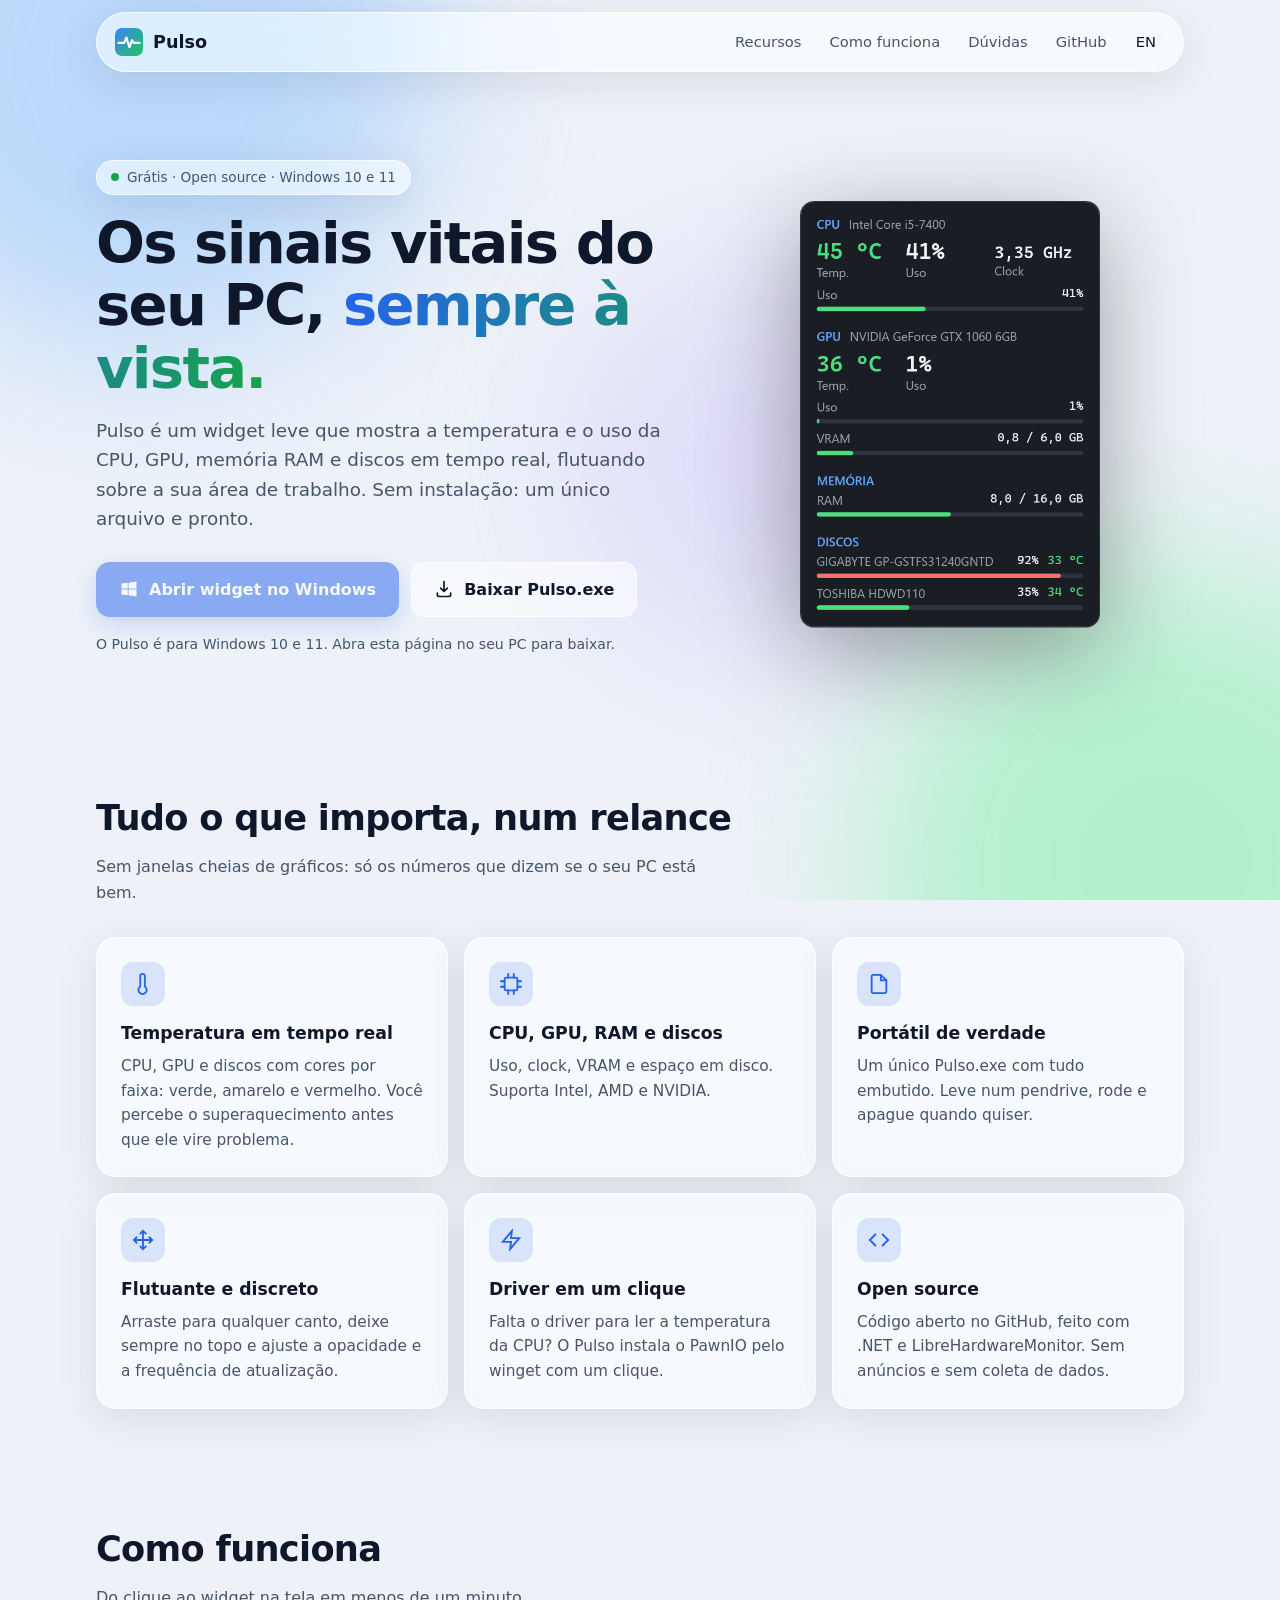
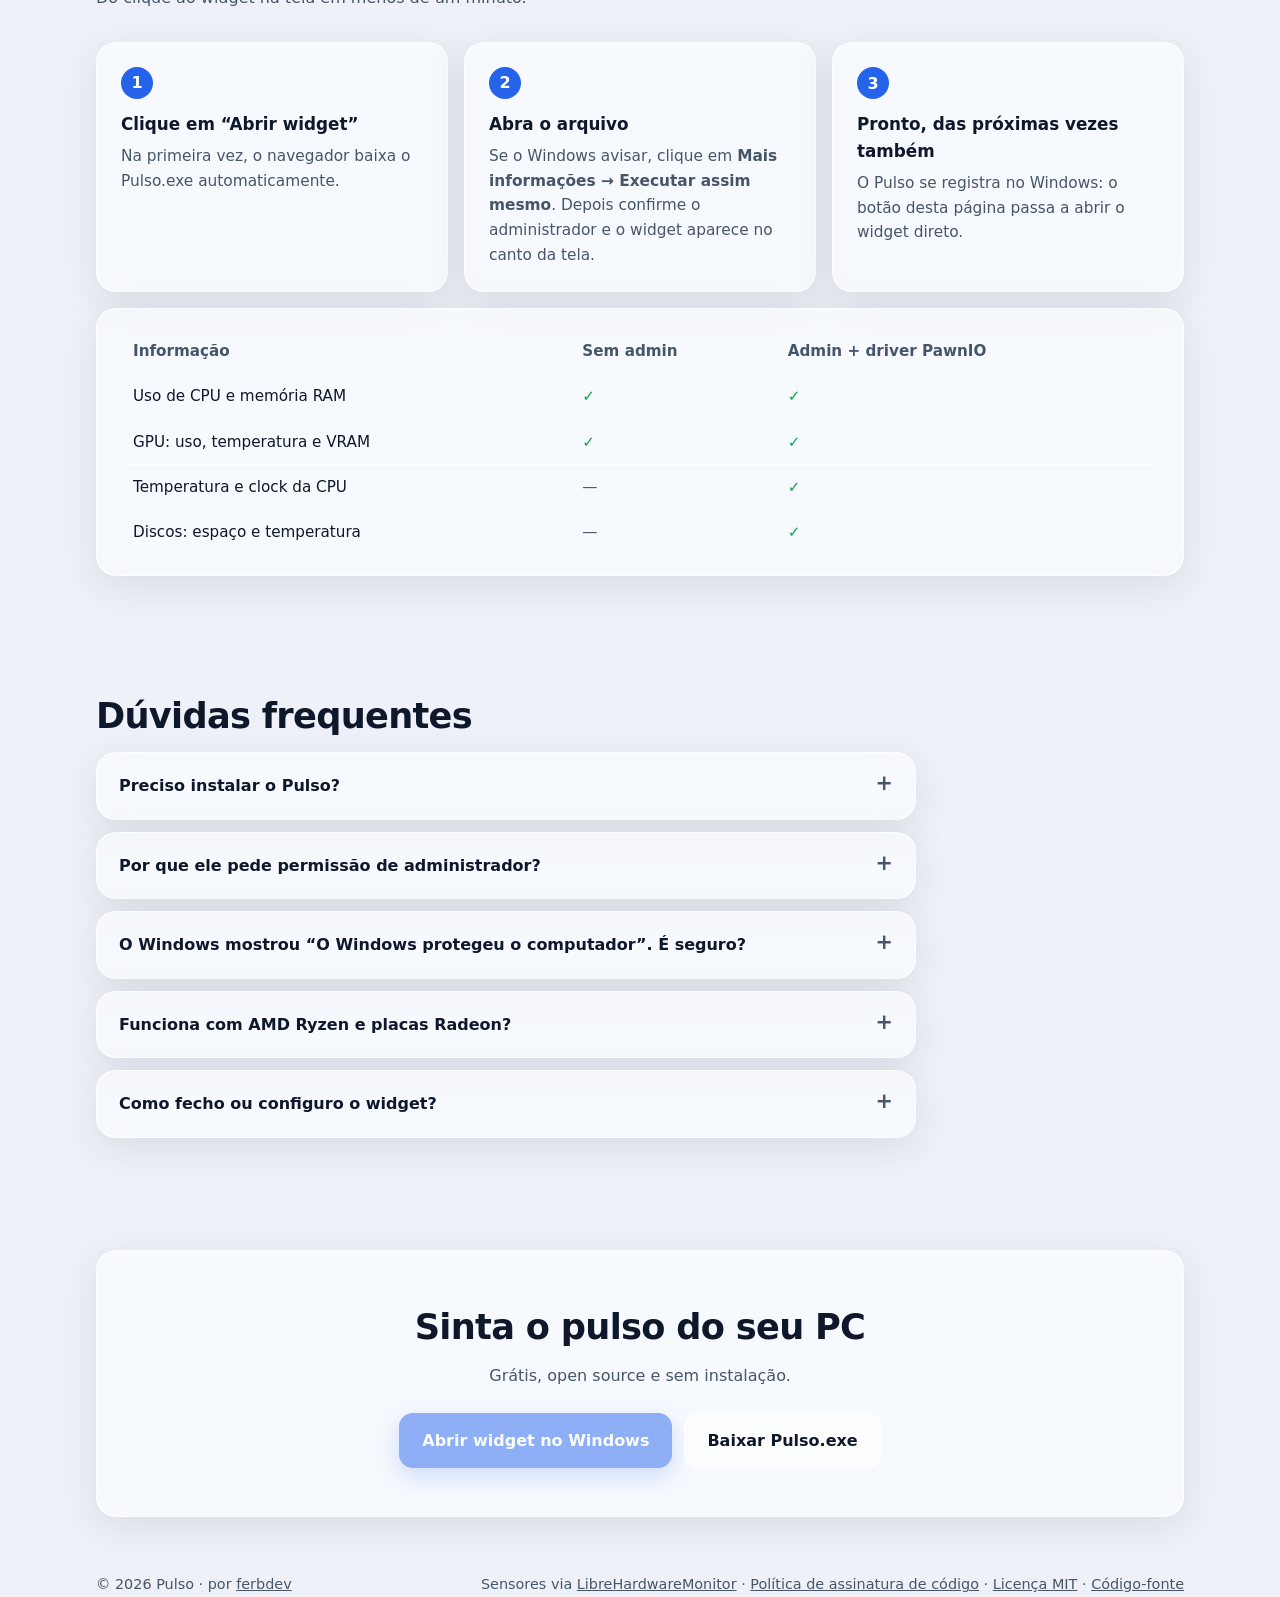
<file: site/index.html>
<!doctype html>
<html lang="pt-BR">
<head>
  <meta charset="utf-8">
  <meta name="viewport" content="width=device-width, initial-scale=1">
  <title>Pulso: monitor de temperatura de CPU e GPU para Windows (grátis)</title>
  <meta name="description" content="Pulso é um widget gratuito e open source para Windows 10 e 11 que mostra temperatura e uso da CPU, GPU, memória RAM e discos em tempo real. Portátil: um único .exe, sem instalação.">
  <meta name="keywords" content="monitor de temperatura cpu, temperatura gpu, widget windows, monitor de hardware, uso de cpu, uso de memória, portable, grátis, open source">
  <meta name="theme-color" content="#eef2f8" media="(prefers-color-scheme: light)">
  <meta name="theme-color" content="#0b0e14" media="(prefers-color-scheme: dark)">
  <link rel="canonical" href="https://ferbdev.github.io/pulso/">
  <link rel="alternate" hreflang="pt-BR" href="https://ferbdev.github.io/pulso/">
  <link rel="alternate" hreflang="en" href="https://ferbdev.github.io/pulso/en/">
  <link rel="alternate" hreflang="x-default" href="https://ferbdev.github.io/pulso/en/">
  <link rel="icon" href="assets/favicon.svg" type="image/svg+xml">

  <meta property="og:type" content="website">
  <meta property="og:site_name" content="Pulso">
  <meta property="og:locale" content="pt_BR">
  <meta property="og:locale:alternate" content="en_US">
  <meta property="og:url" content="https://ferbdev.github.io/pulso/">
  <meta property="og:title" content="Pulso: os sinais vitais do seu PC, sempre à vista">
  <meta property="og:description" content="Widget gratuito para Windows com temperatura e uso de CPU, GPU, RAM e discos em tempo real. Um único .exe, sem instalação.">
  <meta property="og:image" content="https://ferbdev.github.io/pulso/assets/og.png">
  <meta property="og:image:width" content="1200">
  <meta property="og:image:height" content="630">
  <meta property="og:image:alt" content="Widget Pulso mostrando temperatura e uso de CPU, GPU e memória">
  <meta name="twitter:card" content="summary_large_image">

  <link rel="stylesheet" href="assets/styles.css">

  <script type="application/ld+json">
  {
    "@context": "https://schema.org",
    "@type": "SoftwareApplication",
    "name": "Pulso",
    "description": "Widget de monitoramento de hardware para Windows: temperatura e uso de CPU, GPU, memória RAM e discos em tempo real.",
    "applicationCategory": "UtilitiesApplication",
    "operatingSystem": "Windows 10, Windows 11",
    "url": "https://ferbdev.github.io/pulso/",
    "downloadUrl": "https://github.com/ferbdev/pulso/releases/latest/download/Pulso.exe",
    "screenshot": "https://ferbdev.github.io/pulso/assets/widget.png",
    "image": "https://ferbdev.github.io/pulso/assets/og.png",
    "inLanguage": ["pt-BR", "en"],
    "isAccessibleForFree": true,
    "license": "https://opensource.org/licenses/MIT",
    "offers": { "@type": "Offer", "price": "0", "priceCurrency": "BRL" },
    "author": { "@type": "Person", "name": "ferbdev", "url": "https://github.com/ferbdev" },
    "softwareVersion": "0.2.1",
    "dateModified": "2026-10-12",
    "fileSize": "64MB",
    "processorRequirements": "x64",
    "featureList": [
      "Temperatura da CPU, GPU e discos em tempo real",
      "Uso de CPU, GPU, VRAM, memória RAM e espaço em disco",
      "Clock da CPU",
      "Widget flutuante, sempre no topo e arrastável",
      "Executável único portátil, sem instalação",
      "Instalação do driver PawnIO em um clique",
      "Suporte a CPUs Intel e AMD e GPUs NVIDIA, AMD e Intel"
    ],
    "sameAs": ["https://github.com/ferbdev/pulso"]
  }
  </script>
  <script type="application/ld+json">
  {
    "@context": "https://schema.org",
    "@type": "FAQPage",
    "mainEntity": [
      {
        "@type": "Question",
        "name": "Preciso instalar o Pulso?",
        "acceptedAnswer": { "@type": "Answer", "text": "Não. O Pulso é um único arquivo Pulso.exe com tudo embutido. Basta baixar e abrir." }
      },
      {
        "@type": "Question",
        "name": "Por que o Pulso pede permissão de administrador?",
        "acceptedAnswer": { "@type": "Answer", "text": "A temperatura e o clock da CPU só podem ser lidos com acesso de administrador e o driver PawnIO, o mesmo usado pelo LibreHardwareMonitor. O próprio Pulso oferece instalar o driver com um clique." }
      },
      {
        "@type": "Question",
        "name": "O Windows mostrou “O Windows protegeu o computador”. É seguro?",
        "acceptedAnswer": { "@type": "Answer", "text": "Esse aviso do SmartScreen aparece para programas novos ainda sem assinatura digital. O código do Pulso é aberto no GitHub e o executável é gerado automaticamente a partir dele. Clique em Mais informações e depois em Executar assim mesmo." }
      },
      {
        "@type": "Question",
        "name": "Funciona com processadores AMD e placas Radeon?",
        "acceptedAnswer": { "@type": "Answer", "text": "Sim. O Pulso usa a biblioteca LibreHardwareMonitor, que suporta CPUs Intel e AMD e GPUs NVIDIA, AMD Radeon e Intel." }
      }
    ]
  }
  </script>
</head>
<body>
  <div class="backdrop" aria-hidden="true"><span></span><span></span><span></span></div>

  <nav class="nav glass" aria-label="Principal">
    <a class="brand" href="./" aria-label="Pulso, página inicial">
      <img src="assets/favicon.svg" alt="" width="28" height="28">
      Pulso
    </a>
    <ul class="nav-links">
      <li><a href="#recursos">Recursos</a></li>
      <li><a href="#como-funciona">Como funciona</a></li>
      <li><a href="#faq">Dúvidas</a></li>
      <li><a href="https://github.com/ferbdev/pulso" rel="noopener">GitHub</a></li>
      <li class="keep"><a class="lang" href="en/" hreflang="en" lang="en">EN</a></li>
    </ul>
  </nav>

  <main class="container">
    <section class="hero">
      <div>
        <span class="eyebrow glass"><span class="dot" aria-hidden="true"></span>Grátis · Open source · Windows 10 e 11</span>
        <h1>Os sinais vitais do seu PC, <span class="grad">sempre à vista.</span></h1>
        <p class="lead">
          Pulso é um widget leve que mostra a temperatura e o uso da CPU, GPU, memória RAM e discos em tempo real,
          flutuando sobre a sua área de trabalho. Sem instalação: um único arquivo e pronto.
        </p>
        <div class="cta">
          <button class="btn btn-primary" type="button" data-action="open">
            <svg viewBox="0 0 24 24" fill="currentColor" aria-hidden="true"><path d="M3 5.5 10.5 4.5v7H3zM11.5 4.4 21 3v8.5h-9.5zM3 12.5h7.5v7L3 18.5zM11.5 12.5H21V21l-9.5-1.4z"/></svg>
            Abrir widget no Windows
          </button>
          <a class="btn btn-ghost" href="https://github.com/ferbdev/pulso/releases/latest/download/Pulso.exe" data-action="download">
            <svg viewBox="0 0 24 24" fill="none" stroke="currentColor" stroke-width="2" stroke-linecap="round" stroke-linejoin="round" aria-hidden="true"><path d="M12 3v12m0 0-4-4m4 4 4-4M4 17v2a2 2 0 0 0 2 2h12a2 2 0 0 0 2-2v-2"/></svg>
            Baixar Pulso.exe
          </a>
        </div>
        <p class="meta" data-platform-note>Portátil · 64 MB · não precisa instalar nada</p>
      </div>

      <div class="showcase">
        <svg class="pulse-line" viewBox="0 0 600 80" preserveAspectRatio="none" aria-hidden="true">
          <path d="M0 40h180l20-28 26 56 24-46 18 18h332"/>
        </svg>
        <img src="assets/widget.png" alt="Widget Pulso mostrando temperatura e uso de CPU e GPU, VRAM, memória RAM e discos" width="540" height="769" fetchpriority="high">
      </div>
    </section>

    <section id="recursos" aria-labelledby="recursos-titulo">
      <h2 class="section-title" id="recursos-titulo">Tudo o que importa, num relance</h2>
      <p class="section-sub">Sem janelas cheias de gráficos: só os números que dizem se o seu PC está bem.</p>
      <ul class="features">
        <li class="feature glass">
          <div class="icon"><svg viewBox="0 0 24 24" fill="none" stroke="currentColor" stroke-width="2" stroke-linecap="round" aria-hidden="true"><path d="M14 14.76V3.5a2.5 2.5 0 0 0-5 0v11.26a4.5 4.5 0 1 0 5 0z"/></svg></div>
          <h3>Temperatura em tempo real</h3>
          <p>CPU, GPU e discos com cores por faixa: verde, amarelo e vermelho. Você percebe o superaquecimento antes que ele vire problema.</p>
        </li>
        <li class="feature glass">
          <div class="icon"><svg viewBox="0 0 24 24" fill="none" stroke="currentColor" stroke-width="2" stroke-linecap="round" aria-hidden="true"><rect x="5" y="5" width="14" height="14" rx="2"/><path d="M9 1v4M15 1v4M9 19v4M15 19v4M1 9h4M1 15h4M19 9h4M19 15h4"/></svg></div>
          <h3>CPU, GPU, RAM e discos</h3>
          <p>Uso, clock, VRAM e espaço em disco. Suporta Intel, AMD e NVIDIA.</p>
        </li>
        <li class="feature glass">
          <div class="icon"><svg viewBox="0 0 24 24" fill="none" stroke="currentColor" stroke-width="2" stroke-linecap="round" aria-hidden="true"><path d="M14 2H6a2 2 0 0 0-2 2v16a2 2 0 0 0 2 2h12a2 2 0 0 0 2-2V8z"/><path d="M14 2v6h6"/></svg></div>
          <h3>Portátil de verdade</h3>
          <p>Um único Pulso.exe com tudo embutido. Leve num pendrive, rode e apague quando quiser.</p>
        </li>
        <li class="feature glass">
          <div class="icon"><svg viewBox="0 0 24 24" fill="none" stroke="currentColor" stroke-width="2" stroke-linecap="round" aria-hidden="true"><path d="M5 9l-3 3 3 3M9 5l3-3 3 3M15 19l-3 3-3-3M19 9l3 3-3 3M2 12h20M12 2v20"/></svg></div>
          <h3>Flutuante e discreto</h3>
          <p>Arraste para qualquer canto, deixe sempre no topo e ajuste a opacidade e a frequência de atualização.</p>
        </li>
        <li class="feature glass">
          <div class="icon"><svg viewBox="0 0 24 24" fill="none" stroke="currentColor" stroke-width="2" stroke-linecap="round" aria-hidden="true"><path d="M13 2 3 14h9l-1 8 10-12h-9z"/></svg></div>
          <h3>Driver em um clique</h3>
          <p>Falta o driver para ler a temperatura da CPU? O Pulso instala o PawnIO pelo winget com um clique.</p>
        </li>
        <li class="feature glass">
          <div class="icon"><svg viewBox="0 0 24 24" fill="none" stroke="currentColor" stroke-width="2" stroke-linecap="round" aria-hidden="true"><path d="M16 18l6-6-6-6M8 6l-6 6 6 6"/></svg></div>
          <h3>Open source</h3>
          <p>Código aberto no GitHub, feito com .NET e LibreHardwareMonitor. Sem anúncios e sem coleta de dados.</p>
        </li>
      </ul>
    </section>

    <section id="como-funciona" aria-labelledby="como-titulo">
      <h2 class="section-title" id="como-titulo">Como funciona</h2>
      <p class="section-sub">Do clique ao widget na tela em menos de um minuto.</p>
      <ol class="steps">
        <li class="step glass">
          <h3>Clique em “Abrir widget”</h3>
          <p>Na primeira vez, o navegador baixa o Pulso.exe automaticamente.</p>
        </li>
        <li class="step glass">
          <h3>Abra o arquivo</h3>
          <p>Se o Windows avisar, clique em <strong>Mais informações → Executar assim mesmo</strong>. Depois confirme o administrador e o widget aparece no canto da tela.</p>
        </li>
        <li class="step glass">
          <h3>Pronto, das próximas vezes também</h3>
          <p>O Pulso se registra no Windows: o botão desta página passa a abrir o widget direto.</p>
        </li>
      </ol>

      <div class="compat glass">
        <table>
          <caption class="sr-only">O que o Pulso mostra com e sem permissão de administrador</caption>
          <thead>
            <tr><th scope="col">Informação</th><th scope="col">Sem admin</th><th scope="col">Admin + driver PawnIO</th></tr>
          </thead>
          <tbody>
            <tr><td>Uso de CPU e memória RAM</td><td class="yes">✓</td><td class="yes">✓</td></tr>
            <tr><td>GPU: uso, temperatura e VRAM</td><td class="yes">✓</td><td class="yes">✓</td></tr>
            <tr><td>Temperatura e clock da CPU</td><td class="no">—</td><td class="yes">✓</td></tr>
            <tr><td>Discos: espaço e temperatura</td><td class="no">—</td><td class="yes">✓</td></tr>
          </tbody>
        </table>
      </div>
    </section>

    <section id="faq" aria-labelledby="faq-titulo">
      <h2 class="section-title" id="faq-titulo">Dúvidas frequentes</h2>
      <div class="faq">
        <details class="glass">
          <summary>Preciso instalar o Pulso?</summary>
          <p>Não. O Pulso é um único arquivo <code>Pulso.exe</code> com tudo embutido, inclusive o .NET. Basta baixar e abrir.</p>
        </details>
        <details class="glass">
          <summary>Por que ele pede permissão de administrador?</summary>
          <p>A temperatura e o clock da CPU só podem ser lidos com acesso de administrador e o driver PawnIO, o mesmo usado pelo LibreHardwareMonitor. Se o driver não estiver instalado, o próprio Pulso oferece instalar com um clique.</p>
        </details>
        <details class="glass">
          <summary>O Windows mostrou “O Windows protegeu o computador”. É seguro?</summary>
          <p>Esse aviso do SmartScreen aparece para programas novos que ainda não têm assinatura digital. O código do Pulso é aberto e o executável é gerado automaticamente no GitHub a partir dele. Clique em <strong>Mais informações → Executar assim mesmo</strong>.</p>
        </details>
        <details class="glass">
          <summary>Funciona com AMD Ryzen e placas Radeon?</summary>
          <p>Sim. O Pulso usa o LibreHardwareMonitor, que suporta CPUs Intel e AMD e GPUs NVIDIA, AMD Radeon e Intel.</p>
        </details>
        <details class="glass">
          <summary>Como fecho ou configuro o widget?</summary>
          <p>Clique com o botão direito sobre ele: lá estão “Sempre no topo”, opacidade, intervalo de atualização, mostrar discos e “Fechar”.</p>
        </details>
      </div>
    </section>

    <section aria-labelledby="final-titulo">
      <div class="final-cta glass">
        <h2 class="section-title" id="final-titulo">Sinta o pulso do seu PC</h2>
        <p class="section-sub" style="margin: 0 auto 24px;">Grátis, open source e sem instalação.</p>
        <div class="cta">
          <button class="btn btn-primary" type="button" data-action="open">Abrir widget no Windows</button>
          <a class="btn btn-ghost" href="https://github.com/ferbdev/pulso/releases/latest/download/Pulso.exe" data-action="download">Baixar Pulso.exe</a>
        </div>
      </div>
    </section>
  </main>

  <footer class="container">
    <div class="row">
      <span>© 2026 Pulso · por <a href="https://github.com/ferbdev" rel="noopener">ferbdev</a></span>
      <span>Sensores via <a href="https://github.com/LibreHardwareMonitor/LibreHardwareMonitor" rel="noopener">LibreHardwareMonitor</a> · <a href="code-signing/">Política de assinatura de código</a> · <a href="https://github.com/ferbdev/pulso/blob/main/LICENSE" rel="noopener">Licença MIT</a> · <a href="https://github.com/ferbdev/pulso" rel="noopener">Código-fonte</a></span>
    </div>
  </footer>

  <script src="assets/app.js" defer></script>
</body>
</html>
</file>
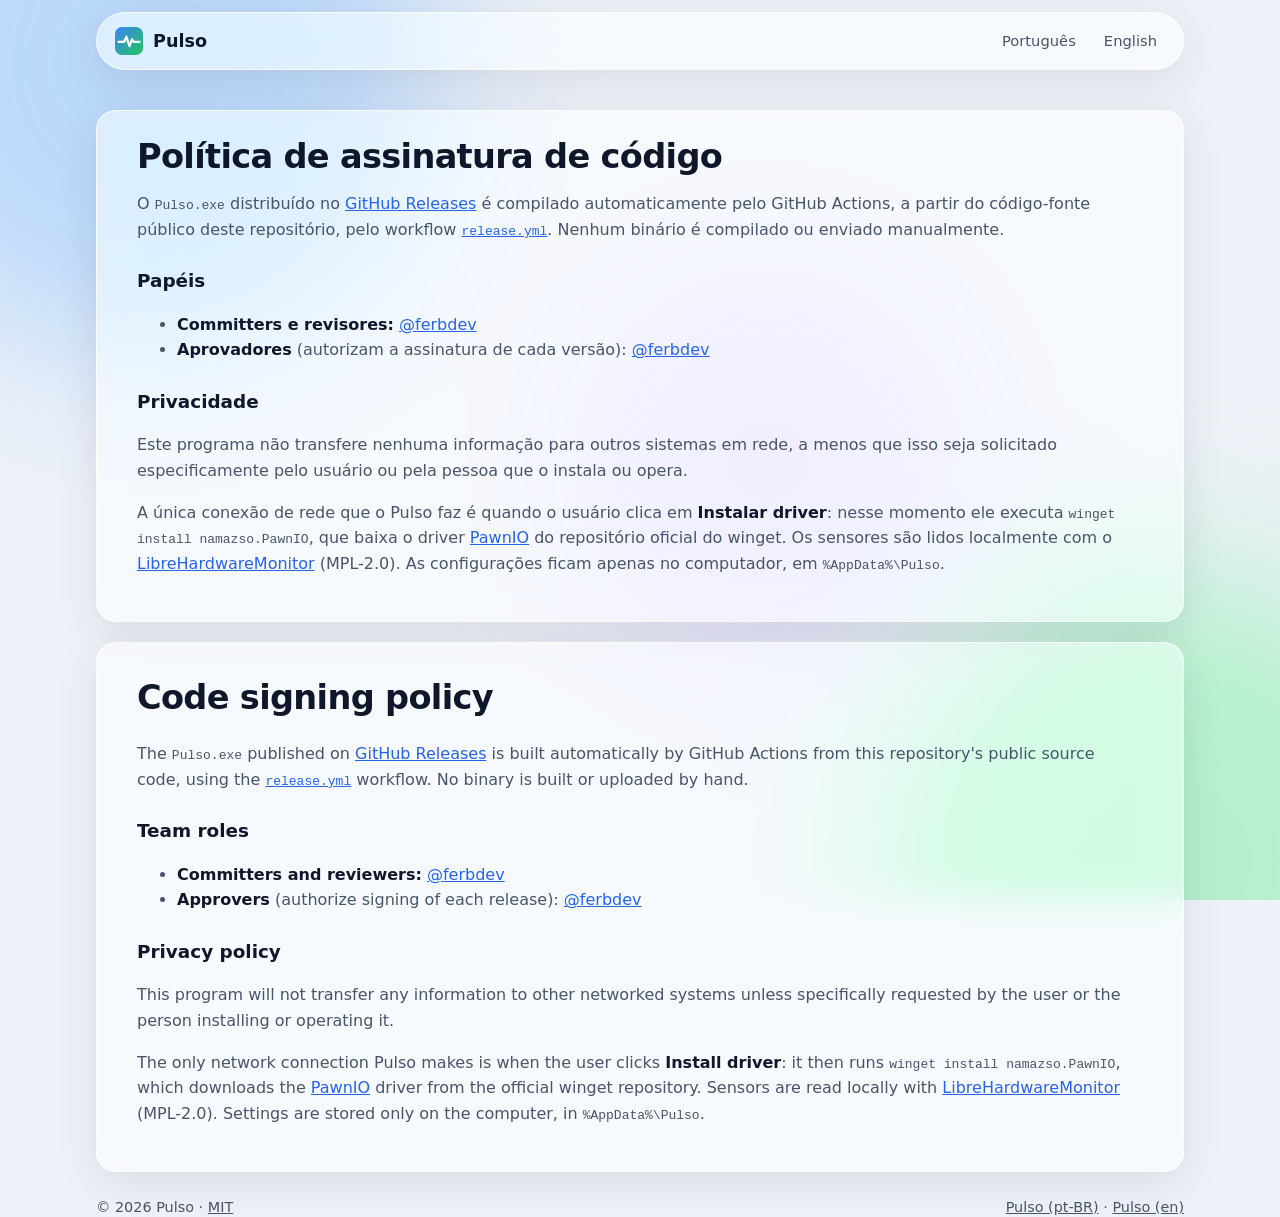
<file: site/code-signing/index.html>
<!doctype html>
<html lang="pt-BR">
<head>
  <meta charset="utf-8">
  <meta name="viewport" content="width=device-width, initial-scale=1">
  <title>Política de assinatura de código · Code signing policy | Pulso</title>
  <meta name="description" content="Política de assinatura de código do Pulso: como o Pulso.exe é compilado e assinado, quem aprova cada versão e quais dados o app usa. Code signing policy for Pulso.">
  <link rel="canonical" href="https://ferbdev.github.io/pulso/code-signing/">
  <link rel="icon" href="../assets/favicon.svg" type="image/svg+xml">
  <meta name="theme-color" content="#eef2f8" media="(prefers-color-scheme: light)">
  <meta name="theme-color" content="#0b0e14" media="(prefers-color-scheme: dark)">
  <link rel="stylesheet" href="../assets/styles.css">
</head>
<body>
  <div class="backdrop" aria-hidden="true"><span></span><span></span><span></span></div>

  <nav class="nav glass" aria-label="Principal">
    <a class="brand" href="../" aria-label="Pulso, página inicial">
      <img src="../assets/favicon.svg" alt="" width="28" height="28">
      Pulso
    </a>
    <ul class="nav-links">
      <li class="keep"><a href="#pt-BR">Português</a></li>
      <li class="keep"><a href="#en" lang="en">English</a></li>
    </ul>
  </nav>

  <main class="container policy">
    <article id="pt-BR" class="glass policy-card">
      <h1>Política de assinatura de código</h1>
      <!--
        Ativar depois da aprovação do SignPath Foundation:
        <p class="policy-attribution">Assinatura de código gratuita fornecida por <a href="https://signpath.io">SignPath.io</a>, certificado por <a href="https://signpath.org">SignPath Foundation</a>.</p>
      -->
      <p>
        O <code>Pulso.exe</code> distribuído no <a href="https://github.com/ferbdev/pulso/releases">GitHub Releases</a> é compilado
        automaticamente pelo GitHub Actions, a partir do código-fonte público deste repositório, pelo workflow
        <a href="https://github.com/ferbdev/pulso/blob/main/.github/workflows/release.yml"><code>release.yml</code></a>.
        Nenhum binário é compilado ou enviado manualmente.
      </p>

      <h2>Papéis</h2>
      <ul>
        <li><strong>Committers e revisores:</strong> <a href="https://github.com/ferbdev">@ferbdev</a></li>
        <li><strong>Aprovadores</strong> (autorizam a assinatura de cada versão): <a href="https://github.com/ferbdev">@ferbdev</a></li>
      </ul>

      <h2>Privacidade</h2>
      <p>
        Este programa não transfere nenhuma informação para outros sistemas em rede, a menos que isso seja
        solicitado especificamente pelo usuário ou pela pessoa que o instala ou opera.
      </p>
      <p>
        A única conexão de rede que o Pulso faz é quando o usuário clica em <strong>Instalar driver</strong>: nesse momento ele
        executa <code>winget install namazso.PawnIO</code>, que baixa o driver <a href="https://pawnio.eu/">PawnIO</a> do
        repositório oficial do winget. Os sensores são lidos localmente com o
        <a href="https://github.com/LibreHardwareMonitor/LibreHardwareMonitor">LibreHardwareMonitor</a> (MPL-2.0).
        As configurações ficam apenas no computador, em <code>%AppData%\Pulso</code>.
      </p>
    </article>

    <article id="en" lang="en" class="glass policy-card">
      <h2 class="policy-title">Code signing policy</h2>
      <!--
        Enable after SignPath Foundation approval:
        <p class="policy-attribution">Free code signing provided by <a href="https://signpath.io">SignPath.io</a>, certificate by <a href="https://signpath.org">SignPath Foundation</a>.</p>
      -->
      <p>
        The <code>Pulso.exe</code> published on <a href="https://github.com/ferbdev/pulso/releases">GitHub Releases</a> is built
        automatically by GitHub Actions from this repository's public source code, using the
        <a href="https://github.com/ferbdev/pulso/blob/main/.github/workflows/release.yml"><code>release.yml</code></a> workflow.
        No binary is built or uploaded by hand.
      </p>

      <h3>Team roles</h3>
      <ul>
        <li><strong>Committers and reviewers:</strong> <a href="https://github.com/ferbdev">@ferbdev</a></li>
        <li><strong>Approvers</strong> (authorize signing of each release): <a href="https://github.com/ferbdev">@ferbdev</a></li>
      </ul>

      <h3>Privacy policy</h3>
      <p>
        This program will not transfer any information to other networked systems unless specifically requested
        by the user or the person installing or operating it.
      </p>
      <p>
        The only network connection Pulso makes is when the user clicks <strong>Install driver</strong>: it then runs
        <code>winget install namazso.PawnIO</code>, which downloads the <a href="https://pawnio.eu/">PawnIO</a> driver from the
        official winget repository. Sensors are read locally with
        <a href="https://github.com/LibreHardwareMonitor/LibreHardwareMonitor">LibreHardwareMonitor</a> (MPL-2.0).
        Settings are stored only on the computer, in <code>%AppData%\Pulso</code>.
      </p>
    </article>
  </main>

  <footer class="container">
    <div class="row">
      <span>© 2026 Pulso · <a href="https://github.com/ferbdev/pulso/blob/main/LICENSE" rel="noopener">MIT</a></span>
      <span><a href="../">Pulso (pt-BR)</a> · <a href="../en/" lang="en">Pulso (en)</a></span>
    </div>
  </footer>
</body>
</html>
</file>
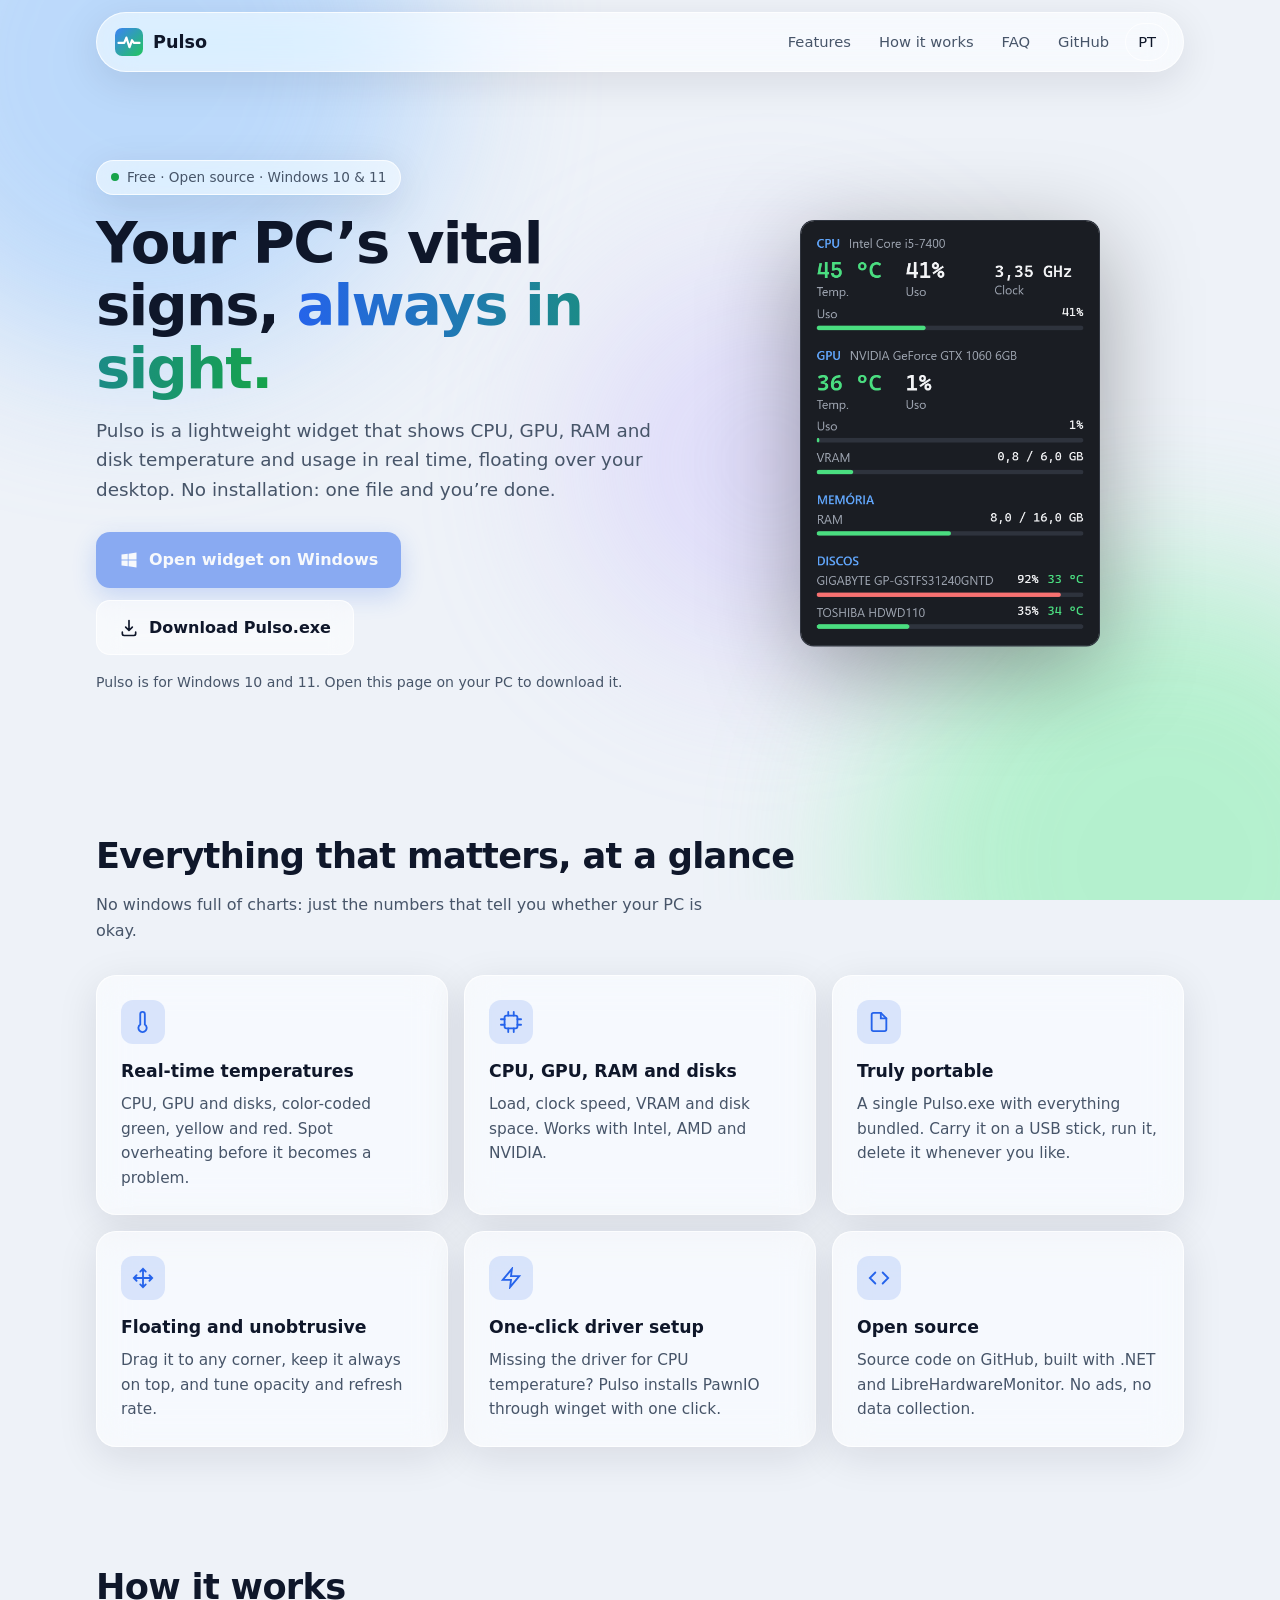
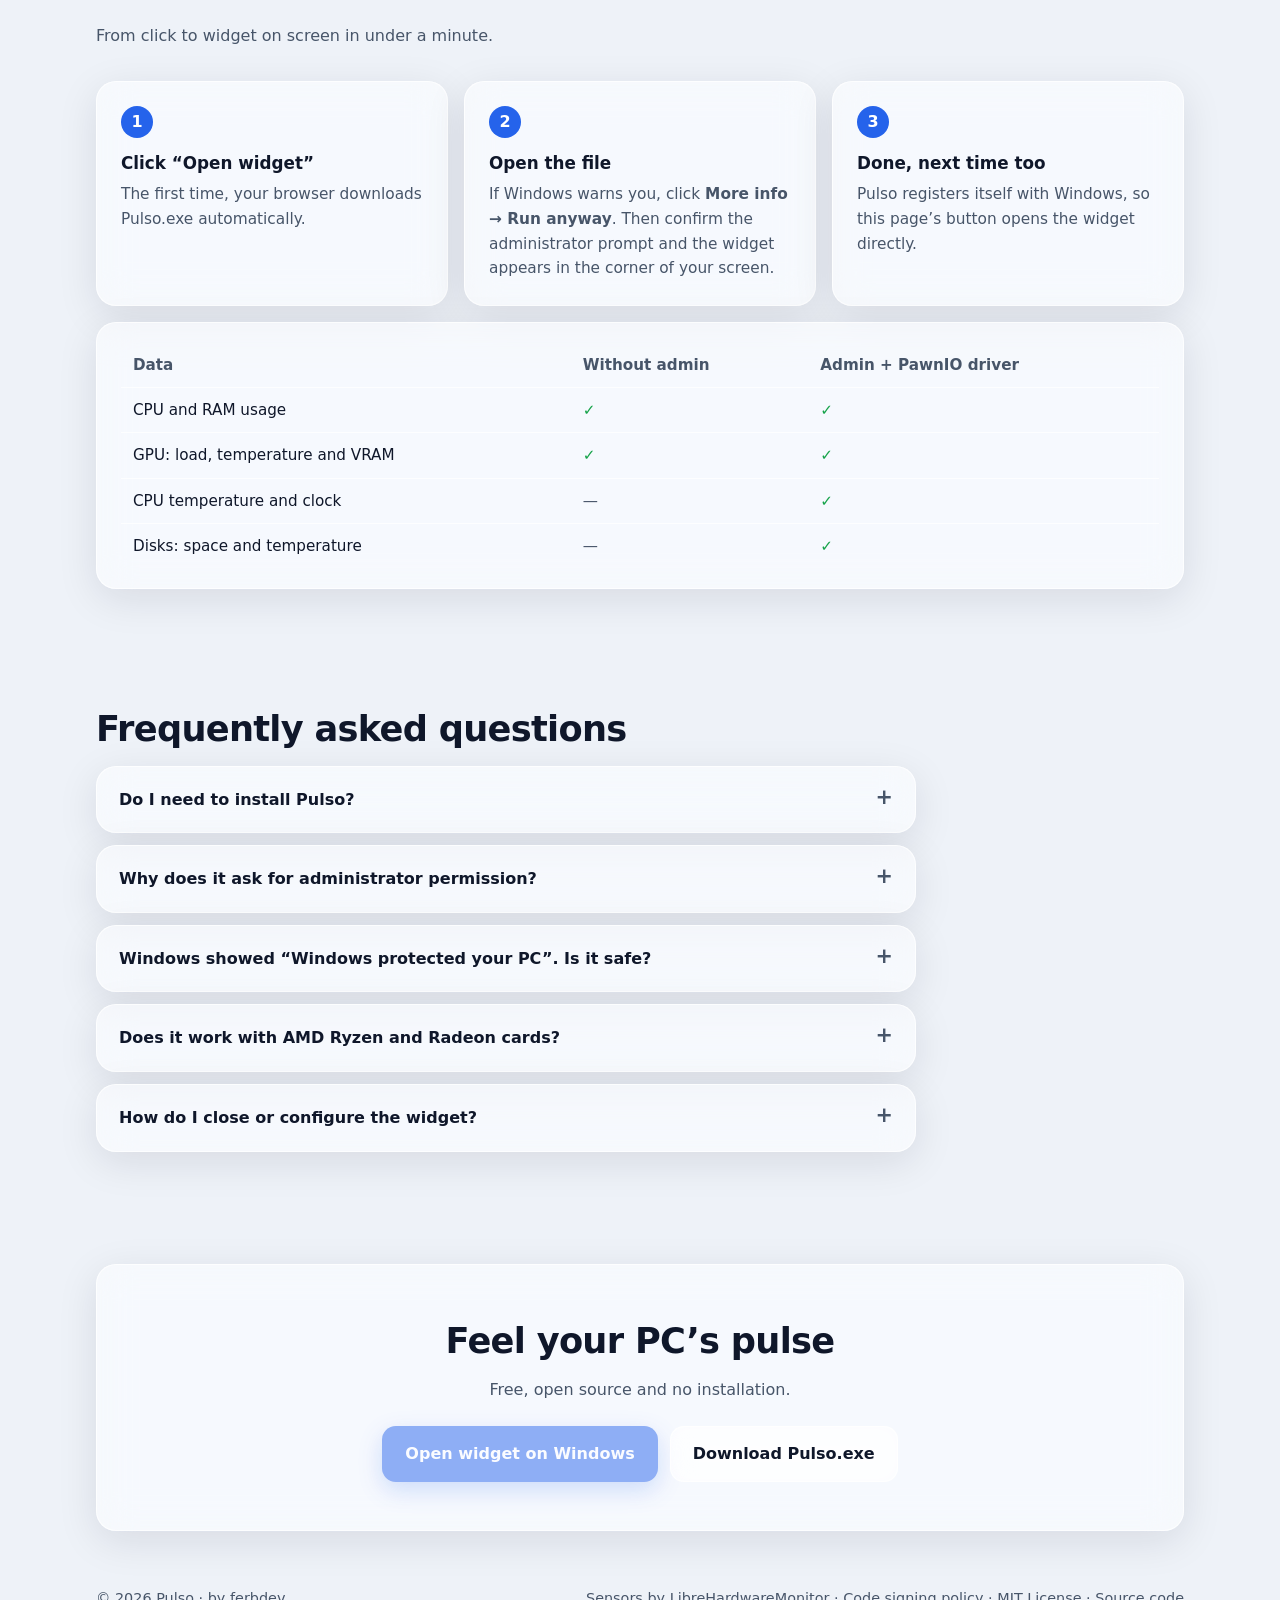
<file: site/en/index.html>
<!doctype html>
<html lang="en">
<head>
  <meta charset="utf-8">
  <meta name="viewport" content="width=device-width, initial-scale=1">
  <title>Pulso: free CPU &amp; GPU temperature monitor widget for Windows</title>
  <meta name="description" content="Pulso is a free, open-source Windows 10 and 11 widget that shows CPU, GPU, RAM and disk temperature and usage in real time. Portable: a single .exe, no installation.">
  <meta name="keywords" content="cpu temperature monitor, gpu temperature, windows widget, hardware monitor, cpu usage, ram usage, portable, free, open source">
  <meta name="theme-color" content="#eef2f8" media="(prefers-color-scheme: light)">
  <meta name="theme-color" content="#0b0e14" media="(prefers-color-scheme: dark)">
  <link rel="canonical" href="https://ferbdev.github.io/pulso/en/">
  <link rel="alternate" hreflang="pt-BR" href="https://ferbdev.github.io/pulso/">
  <link rel="alternate" hreflang="en" href="https://ferbdev.github.io/pulso/en/">
  <link rel="alternate" hreflang="x-default" href="https://ferbdev.github.io/pulso/en/">
  <link rel="icon" href="../assets/favicon.svg" type="image/svg+xml">

  <meta property="og:type" content="website">
  <meta property="og:site_name" content="Pulso">
  <meta property="og:locale" content="en_US">
  <meta property="og:locale:alternate" content="pt_BR">
  <meta property="og:url" content="https://ferbdev.github.io/pulso/en/">
  <meta property="og:title" content="Pulso: your PC’s vital signs, always in sight">
  <meta property="og:description" content="Free Windows widget with real-time CPU, GPU, RAM and disk temperature and usage. A single .exe, no installation.">
  <meta property="og:image" content="https://ferbdev.github.io/pulso/assets/og.png">
  <meta property="og:image:width" content="1200">
  <meta property="og:image:height" content="630">
  <meta property="og:image:alt" content="Pulso widget showing CPU, GPU and memory temperature and usage">
  <meta name="twitter:card" content="summary_large_image">

  <link rel="stylesheet" href="../assets/styles.css">

  <script type="application/ld+json">
  {
    "@context": "https://schema.org",
    "@type": "SoftwareApplication",
    "name": "Pulso",
    "description": "Hardware monitoring widget for Windows: real-time CPU, GPU, RAM and disk temperature and usage.",
    "applicationCategory": "UtilitiesApplication",
    "operatingSystem": "Windows 10, Windows 11",
    "url": "https://ferbdev.github.io/pulso/en/",
    "downloadUrl": "https://github.com/ferbdev/pulso/releases/latest/download/Pulso.exe",
    "screenshot": "https://ferbdev.github.io/pulso/assets/widget.png",
    "image": "https://ferbdev.github.io/pulso/assets/og.png",
    "inLanguage": ["en", "pt-BR"],
    "isAccessibleForFree": true,
    "license": "https://opensource.org/licenses/MIT",
    "offers": { "@type": "Offer", "price": "0", "priceCurrency": "USD" },
    "author": { "@type": "Person", "name": "ferbdev", "url": "https://github.com/ferbdev" },
    "softwareVersion": "0.2.1",
    "dateModified": "2026-10-12",
    "fileSize": "64MB",
    "processorRequirements": "x64",
    "featureList": [
      "Real-time CPU, GPU and disk temperature",
      "CPU, GPU, VRAM, RAM and disk space usage",
      "CPU clock speed",
      "Floating, always-on-top, draggable widget",
      "Single portable executable, no installation",
      "One-click PawnIO driver setup",
      "Supports Intel and AMD CPUs and NVIDIA, AMD and Intel GPUs"
    ],
    "sameAs": ["https://github.com/ferbdev/pulso"]
  }
  </script>
  <script type="application/ld+json">
  {
    "@context": "https://schema.org",
    "@type": "FAQPage",
    "mainEntity": [
      {
        "@type": "Question",
        "name": "Do I need to install Pulso?",
        "acceptedAnswer": { "@type": "Answer", "text": "No. Pulso is a single Pulso.exe file with everything bundled. Just download and open it." }
      },
      {
        "@type": "Question",
        "name": "Why does Pulso ask for administrator permission?",
        "acceptedAnswer": { "@type": "Answer", "text": "CPU temperature and clock can only be read with administrator access and the PawnIO driver, the same one used by LibreHardwareMonitor. Pulso itself offers to install the driver with one click." }
      },
      {
        "@type": "Question",
        "name": "Windows showed “Windows protected your PC”. Is it safe?",
        "acceptedAnswer": { "@type": "Answer", "text": "This SmartScreen warning appears for new programs that are not digitally signed yet. Pulso’s source code is open on GitHub and the executable is built automatically from it. Click More info, then Run anyway." }
      },
      {
        "@type": "Question",
        "name": "Does it work with AMD processors and Radeon graphics cards?",
        "acceptedAnswer": { "@type": "Answer", "text": "Yes. Pulso uses the LibreHardwareMonitor library, which supports Intel and AMD CPUs and NVIDIA, AMD Radeon and Intel GPUs." }
      }
    ]
  }
  </script>
</head>
<body>
  <div class="backdrop" aria-hidden="true"><span></span><span></span><span></span></div>

  <nav class="nav glass" aria-label="Main">
    <a class="brand" href="./" aria-label="Pulso, home">
      <img src="../assets/favicon.svg" alt="" width="28" height="28">
      Pulso
    </a>
    <ul class="nav-links">
      <li><a href="#features">Features</a></li>
      <li><a href="#how-it-works">How it works</a></li>
      <li><a href="#faq">FAQ</a></li>
      <li><a href="https://github.com/ferbdev/pulso" rel="noopener">GitHub</a></li>
      <li class="keep"><a class="lang" href="../" hreflang="pt-BR" lang="pt-BR">PT</a></li>
    </ul>
  </nav>

  <main class="container">
    <section class="hero">
      <div>
        <span class="eyebrow glass"><span class="dot" aria-hidden="true"></span>Free · Open source · Windows 10 &amp; 11</span>
        <h1>Your PC’s vital signs, <span class="grad">always in sight.</span></h1>
        <p class="lead">
          Pulso is a lightweight widget that shows CPU, GPU, RAM and disk temperature and usage in real time,
          floating over your desktop. No installation: one file and you’re done.
        </p>
        <div class="cta">
          <button class="btn btn-primary" type="button" data-action="open">
            <svg viewBox="0 0 24 24" fill="currentColor" aria-hidden="true"><path d="M3 5.5 10.5 4.5v7H3zM11.5 4.4 21 3v8.5h-9.5zM3 12.5h7.5v7L3 18.5zM11.5 12.5H21V21l-9.5-1.4z"/></svg>
            Open widget on Windows
          </button>
          <a class="btn btn-ghost" href="https://github.com/ferbdev/pulso/releases/latest/download/Pulso.exe" data-action="download">
            <svg viewBox="0 0 24 24" fill="none" stroke="currentColor" stroke-width="2" stroke-linecap="round" stroke-linejoin="round" aria-hidden="true"><path d="M12 3v12m0 0-4-4m4 4 4-4M4 17v2a2 2 0 0 0 2 2h12a2 2 0 0 0 2-2v-2"/></svg>
            Download Pulso.exe
          </a>
        </div>
        <p class="meta" data-platform-note>Portable · 64 MB · nothing to install</p>
      </div>

      <div class="showcase">
        <svg class="pulse-line" viewBox="0 0 600 80" preserveAspectRatio="none" aria-hidden="true">
          <path d="M0 40h180l20-28 26 56 24-46 18 18h332"/>
        </svg>
        <img src="../assets/widget.png" alt="Pulso widget showing CPU and GPU temperature and usage, VRAM, RAM and disks" width="540" height="769" fetchpriority="high">
      </div>
    </section>

    <section id="features" aria-labelledby="features-title">
      <h2 class="section-title" id="features-title">Everything that matters, at a glance</h2>
      <p class="section-sub">No windows full of charts: just the numbers that tell you whether your PC is okay.</p>
      <ul class="features">
        <li class="feature glass">
          <div class="icon"><svg viewBox="0 0 24 24" fill="none" stroke="currentColor" stroke-width="2" stroke-linecap="round" aria-hidden="true"><path d="M14 14.76V3.5a2.5 2.5 0 0 0-5 0v11.26a4.5 4.5 0 1 0 5 0z"/></svg></div>
          <h3>Real-time temperatures</h3>
          <p>CPU, GPU and disks, color-coded green, yellow and red. Spot overheating before it becomes a problem.</p>
        </li>
        <li class="feature glass">
          <div class="icon"><svg viewBox="0 0 24 24" fill="none" stroke="currentColor" stroke-width="2" stroke-linecap="round" aria-hidden="true"><rect x="5" y="5" width="14" height="14" rx="2"/><path d="M9 1v4M15 1v4M9 19v4M15 19v4M1 9h4M1 15h4M19 9h4M19 15h4"/></svg></div>
          <h3>CPU, GPU, RAM and disks</h3>
          <p>Load, clock speed, VRAM and disk space. Works with Intel, AMD and NVIDIA.</p>
        </li>
        <li class="feature glass">
          <div class="icon"><svg viewBox="0 0 24 24" fill="none" stroke="currentColor" stroke-width="2" stroke-linecap="round" aria-hidden="true"><path d="M14 2H6a2 2 0 0 0-2 2v16a2 2 0 0 0 2 2h12a2 2 0 0 0 2-2V8z"/><path d="M14 2v6h6"/></svg></div>
          <h3>Truly portable</h3>
          <p>A single Pulso.exe with everything bundled. Carry it on a USB stick, run it, delete it whenever you like.</p>
        </li>
        <li class="feature glass">
          <div class="icon"><svg viewBox="0 0 24 24" fill="none" stroke="currentColor" stroke-width="2" stroke-linecap="round" aria-hidden="true"><path d="M5 9l-3 3 3 3M9 5l3-3 3 3M15 19l-3 3-3-3M19 9l3 3-3 3M2 12h20M12 2v20"/></svg></div>
          <h3>Floating and unobtrusive</h3>
          <p>Drag it to any corner, keep it always on top, and tune opacity and refresh rate.</p>
        </li>
        <li class="feature glass">
          <div class="icon"><svg viewBox="0 0 24 24" fill="none" stroke="currentColor" stroke-width="2" stroke-linecap="round" aria-hidden="true"><path d="M13 2 3 14h9l-1 8 10-12h-9z"/></svg></div>
          <h3>One-click driver setup</h3>
          <p>Missing the driver for CPU temperature? Pulso installs PawnIO through winget with one click.</p>
        </li>
        <li class="feature glass">
          <div class="icon"><svg viewBox="0 0 24 24" fill="none" stroke="currentColor" stroke-width="2" stroke-linecap="round" aria-hidden="true"><path d="M16 18l6-6-6-6M8 6l-6 6 6 6"/></svg></div>
          <h3>Open source</h3>
          <p>Source code on GitHub, built with .NET and LibreHardwareMonitor. No ads, no data collection.</p>
        </li>
      </ul>
    </section>

    <section id="how-it-works" aria-labelledby="how-title">
      <h2 class="section-title" id="how-title">How it works</h2>
      <p class="section-sub">From click to widget on screen in under a minute.</p>
      <ol class="steps">
        <li class="step glass">
          <h3>Click “Open widget”</h3>
          <p>The first time, your browser downloads Pulso.exe automatically.</p>
        </li>
        <li class="step glass">
          <h3>Open the file</h3>
          <p>If Windows warns you, click <strong>More info → Run anyway</strong>. Then confirm the administrator prompt and the widget appears in the corner of your screen.</p>
        </li>
        <li class="step glass">
          <h3>Done, next time too</h3>
          <p>Pulso registers itself with Windows, so this page’s button opens the widget directly.</p>
        </li>
      </ol>

      <div class="compat glass">
        <table>
          <caption class="sr-only">What Pulso shows with and without administrator permission</caption>
          <thead>
            <tr><th scope="col">Data</th><th scope="col">Without admin</th><th scope="col">Admin + PawnIO driver</th></tr>
          </thead>
          <tbody>
            <tr><td>CPU and RAM usage</td><td class="yes">✓</td><td class="yes">✓</td></tr>
            <tr><td>GPU: load, temperature and VRAM</td><td class="yes">✓</td><td class="yes">✓</td></tr>
            <tr><td>CPU temperature and clock</td><td class="no">—</td><td class="yes">✓</td></tr>
            <tr><td>Disks: space and temperature</td><td class="no">—</td><td class="yes">✓</td></tr>
          </tbody>
        </table>
      </div>
    </section>

    <section id="faq" aria-labelledby="faq-title">
      <h2 class="section-title" id="faq-title">Frequently asked questions</h2>
      <div class="faq">
        <details class="glass">
          <summary>Do I need to install Pulso?</summary>
          <p>No. Pulso is a single <code>Pulso.exe</code> file with everything bundled, .NET included. Just download and open it.</p>
        </details>
        <details class="glass">
          <summary>Why does it ask for administrator permission?</summary>
          <p>CPU temperature and clock can only be read with administrator access and the PawnIO driver, the same one used by LibreHardwareMonitor. If the driver is missing, Pulso offers to install it with one click.</p>
        </details>
        <details class="glass">
          <summary>Windows showed “Windows protected your PC”. Is it safe?</summary>
          <p>This SmartScreen warning appears for new programs that are not digitally signed yet. Pulso is open source and the executable is built automatically on GitHub from that code. Click <strong>More info → Run anyway</strong>.</p>
        </details>
        <details class="glass">
          <summary>Does it work with AMD Ryzen and Radeon cards?</summary>
          <p>Yes. Pulso uses LibreHardwareMonitor, which supports Intel and AMD CPUs and NVIDIA, AMD Radeon and Intel GPUs.</p>
        </details>
        <details class="glass">
          <summary>How do I close or configure the widget?</summary>
          <p>Right-click it: you’ll find “Always on top”, opacity, refresh interval, show disks and “Close”.</p>
        </details>
      </div>
    </section>

    <section aria-labelledby="final-title">
      <div class="final-cta glass">
        <h2 class="section-title" id="final-title">Feel your PC’s pulse</h2>
        <p class="section-sub" style="margin: 0 auto 24px;">Free, open source and no installation.</p>
        <div class="cta">
          <button class="btn btn-primary" type="button" data-action="open">Open widget on Windows</button>
          <a class="btn btn-ghost" href="https://github.com/ferbdev/pulso/releases/latest/download/Pulso.exe" data-action="download">Download Pulso.exe</a>
        </div>
      </div>
    </section>
  </main>

  <footer class="container">
    <div class="row">
      <span>© 2026 Pulso · by <a href="https://github.com/ferbdev" rel="noopener">ferbdev</a></span>
      <span>Sensors by <a href="https://github.com/LibreHardwareMonitor/LibreHardwareMonitor" rel="noopener">LibreHardwareMonitor</a> · <a href="../code-signing/#en">Code signing policy</a> · <a href="https://github.com/ferbdev/pulso/blob/main/LICENSE" rel="noopener">MIT License</a> · <a href="https://github.com/ferbdev/pulso" rel="noopener">Source code</a></span>
    </div>
  </footer>

  <script src="../assets/app.js" defer></script>
</body>
</html>
</file>
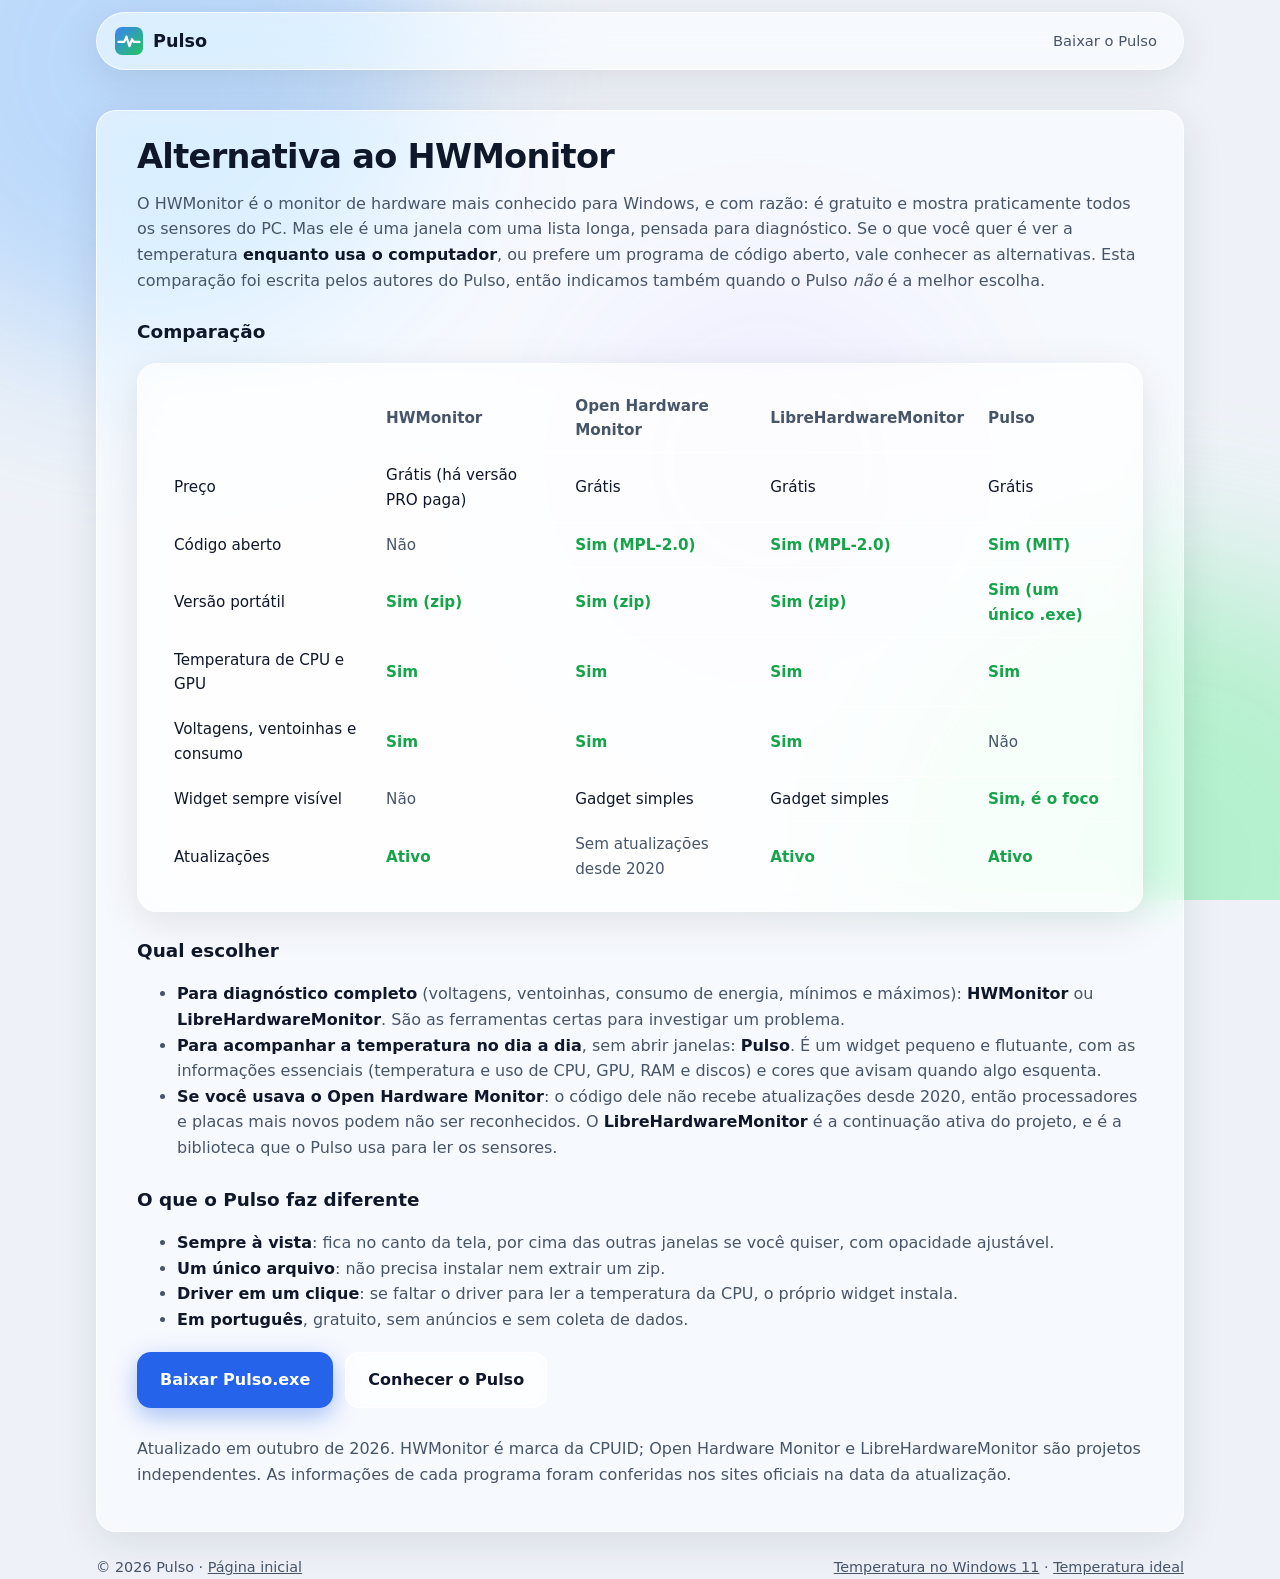
<file: site/guias/alternativa-hwmonitor/index.html>
<!doctype html>
<html lang="pt-BR">
<head>
  <meta charset="utf-8">
  <meta name="viewport" content="width=device-width, initial-scale=1">
  <title>Alternativa ao HWMonitor: Pulso, Open Hardware Monitor e LibreHardwareMonitor | Pulso</title>
  <meta name="description" content="Procurando uma alternativa ao HWMonitor? Comparação honesta entre HWMonitor, Open Hardware Monitor, LibreHardwareMonitor e Pulso: recursos, licença, versão portátil e qual usar em cada caso.">
  <link rel="canonical" href="https://ferbdev.github.io/pulso/guias/alternativa-hwmonitor/">
  <link rel="icon" href="../../assets/favicon.svg" type="image/svg+xml">
  <meta name="theme-color" content="#eef2f8" media="(prefers-color-scheme: light)">
  <meta name="theme-color" content="#0b0e14" media="(prefers-color-scheme: dark)">
  <meta property="og:type" content="article">
  <meta property="og:site_name" content="Pulso">
  <meta property="og:locale" content="pt_BR">
  <meta property="og:url" content="https://ferbdev.github.io/pulso/guias/alternativa-hwmonitor/">
  <meta property="og:title" content="Alternativa ao HWMonitor: comparação de monitores de temperatura">
  <meta property="og:description" content="HWMonitor, Open Hardware Monitor, LibreHardwareMonitor e Pulso lado a lado.">
  <meta property="og:image" content="https://ferbdev.github.io/pulso/assets/og.png">
  <meta name="twitter:card" content="summary_large_image">
  <link rel="stylesheet" href="../../assets/styles.css">

  <script type="application/ld+json">
  {
    "@context": "https://schema.org",
    "@type": "Article",
    "headline": "Alternativa ao HWMonitor: Pulso, Open Hardware Monitor e LibreHardwareMonitor",
    "description": "Comparação entre monitores de temperatura gratuitos para Windows.",
    "inLanguage": "pt-BR",
    "datePublished": "2026-10-12",
    "dateModified": "2026-10-12",
    "author": { "@type": "Person", "name": "ferbdev", "url": "https://github.com/ferbdev" },
    "publisher": { "@type": "Organization", "name": "Pulso", "logo": { "@type": "ImageObject", "url": "https://ferbdev.github.io/pulso/assets/og.png" } },
    "image": "https://ferbdev.github.io/pulso/assets/og.png",
    "mainEntityOfPage": "https://ferbdev.github.io/pulso/guias/alternativa-hwmonitor/"
  }
  </script>
  <script type="application/ld+json">
  {
    "@context": "https://schema.org",
    "@type": "BreadcrumbList",
    "itemListElement": [
      { "@type": "ListItem", "position": 1, "name": "Pulso", "item": "https://ferbdev.github.io/pulso/" },
      { "@type": "ListItem", "position": 2, "name": "Alternativa ao HWMonitor", "item": "https://ferbdev.github.io/pulso/guias/alternativa-hwmonitor/" }
    ]
  }
  </script>
</head>
<body>
  <div class="backdrop" aria-hidden="true"><span></span><span></span><span></span></div>

  <nav class="nav glass" aria-label="Principal">
    <a class="brand" href="../../" aria-label="Pulso, página inicial">
      <img src="../../assets/favicon.svg" alt="" width="28" height="28">
      Pulso
    </a>
    <ul class="nav-links">
      <li class="keep"><a href="../../">Baixar o Pulso</a></li>
    </ul>
  </nav>

  <main class="container policy">
    <article class="glass policy-card">
      <h1>Alternativa ao HWMonitor</h1>
      <p>
        O HWMonitor é o monitor de hardware mais conhecido para Windows, e com razão: é gratuito e mostra praticamente todos os
        sensores do PC. Mas ele é uma janela com uma lista longa, pensada para diagnóstico. Se o que você quer é ver a
        temperatura <strong>enquanto usa o computador</strong>, ou prefere um programa de código aberto, vale conhecer as
        alternativas. Esta comparação foi escrita pelos autores do Pulso, então indicamos também quando o Pulso <em>não</em> é a
        melhor escolha.
      </p>

      <h2>Comparação</h2>
      <div class="compat glass">
        <table>
          <caption class="sr-only">Comparação entre monitores de hardware gratuitos para Windows</caption>
          <thead>
            <tr><th scope="col"></th><th scope="col">HWMonitor</th><th scope="col">Open Hardware Monitor</th><th scope="col">LibreHardwareMonitor</th><th scope="col">Pulso</th></tr>
          </thead>
          <tbody>
            <tr><td>Preço</td><td>Grátis (há versão PRO paga)</td><td>Grátis</td><td>Grátis</td><td>Grátis</td></tr>
            <tr><td>Código aberto</td><td class="no">Não</td><td class="yes">Sim (MPL-2.0)</td><td class="yes">Sim (MPL-2.0)</td><td class="yes">Sim (MIT)</td></tr>
            <tr><td>Versão portátil</td><td class="yes">Sim (zip)</td><td class="yes">Sim (zip)</td><td class="yes">Sim (zip)</td><td class="yes">Sim (um único .exe)</td></tr>
            <tr><td>Temperatura de CPU e GPU</td><td class="yes">Sim</td><td class="yes">Sim</td><td class="yes">Sim</td><td class="yes">Sim</td></tr>
            <tr><td>Voltagens, ventoinhas e consumo</td><td class="yes">Sim</td><td class="yes">Sim</td><td class="yes">Sim</td><td class="no">Não</td></tr>
            <tr><td>Widget sempre visível</td><td class="no">Não</td><td>Gadget simples</td><td>Gadget simples</td><td class="yes">Sim, é o foco</td></tr>
            <tr><td>Atualizações</td><td class="yes">Ativo</td><td class="no">Sem atualizações desde 2020</td><td class="yes">Ativo</td><td class="yes">Ativo</td></tr>
          </tbody>
        </table>
      </div>

      <h2>Qual escolher</h2>
      <ul>
        <li><strong>Para diagnóstico completo</strong> (voltagens, ventoinhas, consumo de energia, mínimos e máximos): <strong>HWMonitor</strong> ou <strong>LibreHardwareMonitor</strong>. São as ferramentas certas para investigar um problema.</li>
        <li><strong>Para acompanhar a temperatura no dia a dia</strong>, sem abrir janelas: <strong>Pulso</strong>. É um widget pequeno e flutuante, com as informações essenciais (temperatura e uso de CPU, GPU, RAM e discos) e cores que avisam quando algo esquenta.</li>
        <li><strong>Se você usava o Open Hardware Monitor</strong>: o código dele não recebe atualizações desde 2020, então processadores e placas mais novos podem não ser reconhecidos. O <strong>LibreHardwareMonitor</strong> é a continuação ativa do projeto, e é a biblioteca que o Pulso usa para ler os sensores.</li>
      </ul>

      <h2>O que o Pulso faz diferente</h2>
      <ul>
        <li><strong>Sempre à vista</strong>: fica no canto da tela, por cima das outras janelas se você quiser, com opacidade ajustável.</li>
        <li><strong>Um único arquivo</strong>: não precisa instalar nem extrair um zip.</li>
        <li><strong>Driver em um clique</strong>: se faltar o driver para ler a temperatura da CPU, o próprio widget instala.</li>
        <li><strong>Em português</strong>, gratuito, sem anúncios e sem coleta de dados.</li>
      </ul>
      <div class="cta" style="margin: 20px 0 8px;">
        <a class="btn btn-primary" href="https://github.com/ferbdev/pulso/releases/latest/download/Pulso.exe" data-action="download">Baixar Pulso.exe</a>
        <a class="btn btn-ghost" href="../../">Conhecer o Pulso</a>
      </div>

      <p style="margin-top: 28px;">
        Atualizado em outubro de 2026. HWMonitor é marca da CPUID; Open Hardware Monitor e LibreHardwareMonitor são projetos
        independentes. As informações de cada programa foram conferidas nos sites oficiais na data da atualização.
      </p>
    </article>
  </main>

  <footer class="container">
    <div class="row">
      <span>© 2026 Pulso · <a href="../../">Página inicial</a></span>
      <span><a href="../temperatura-cpu-windows-11/">Temperatura no Windows 11</a> · <a href="../temperatura-ideal-cpu-gpu/">Temperatura ideal</a></span>
    </div>
  </footer>

  <script src="../../assets/app.js" defer></script>
</body>
</html>
</file>
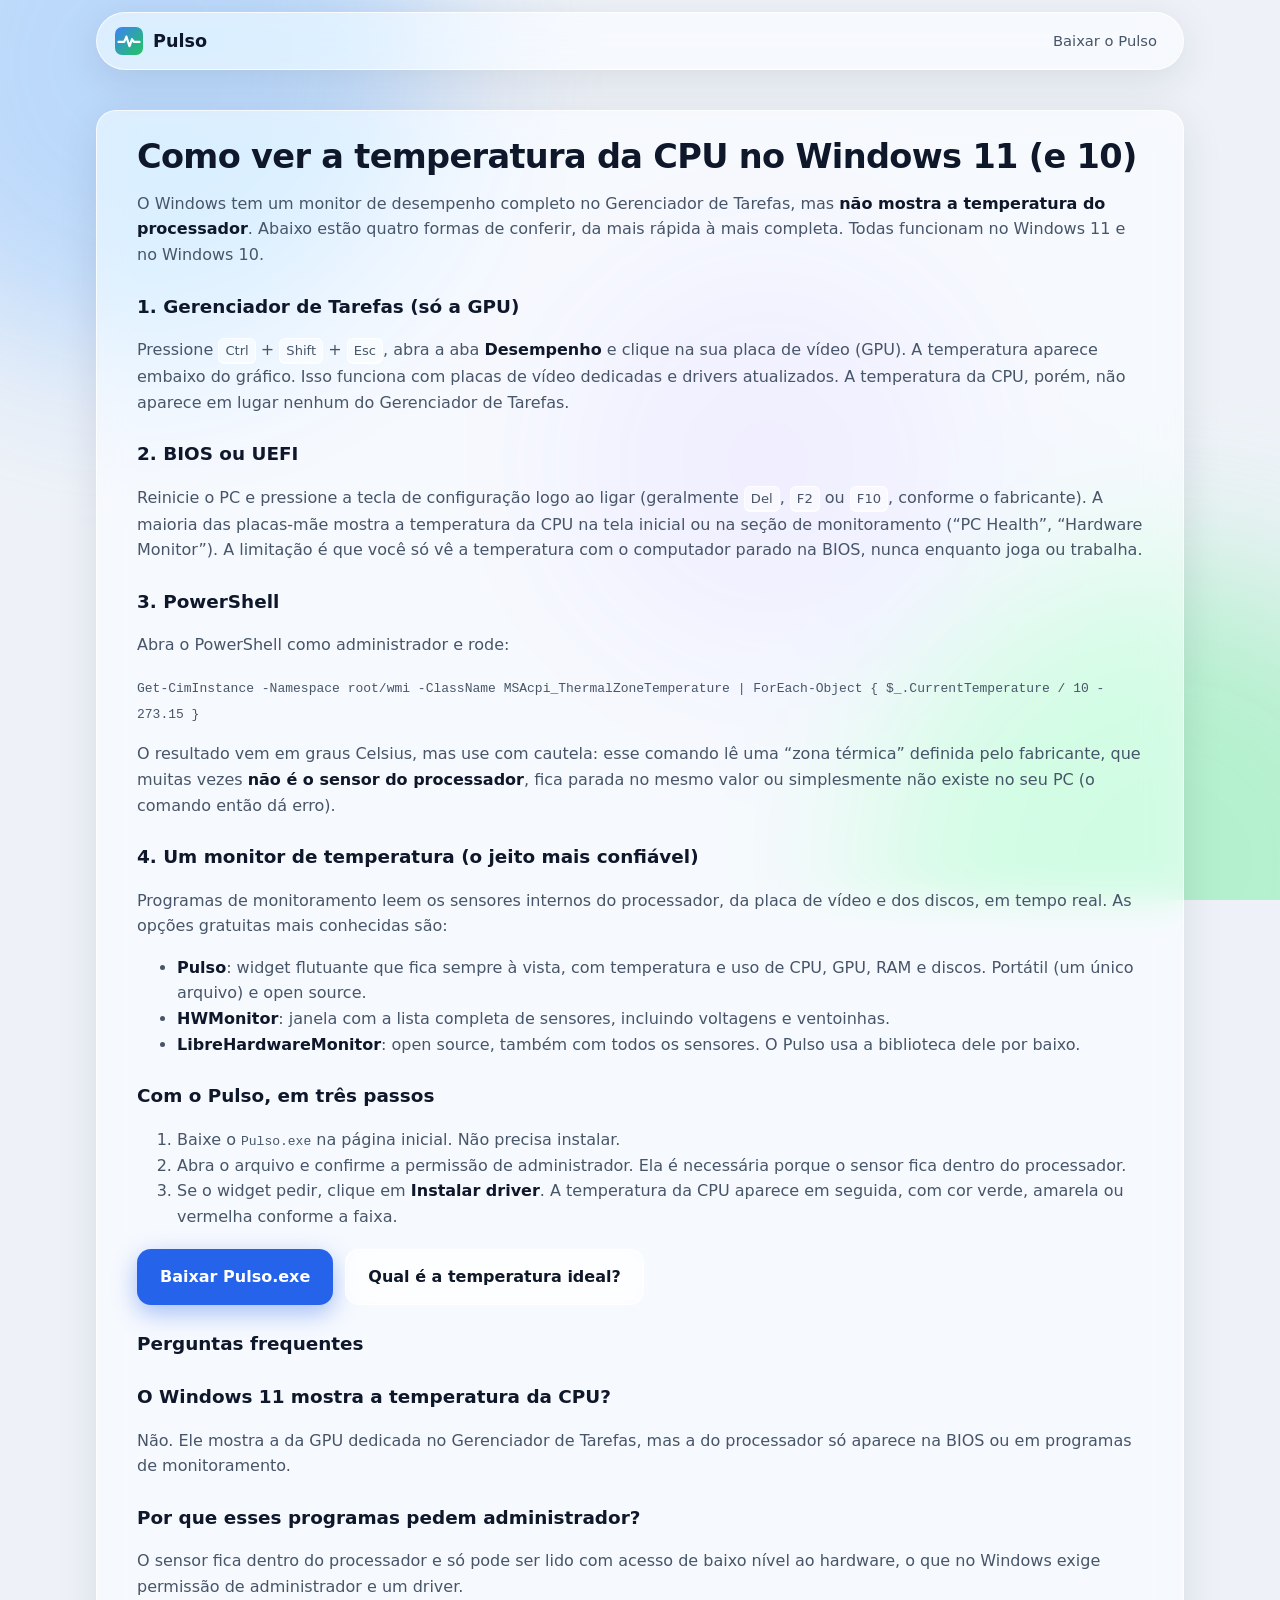
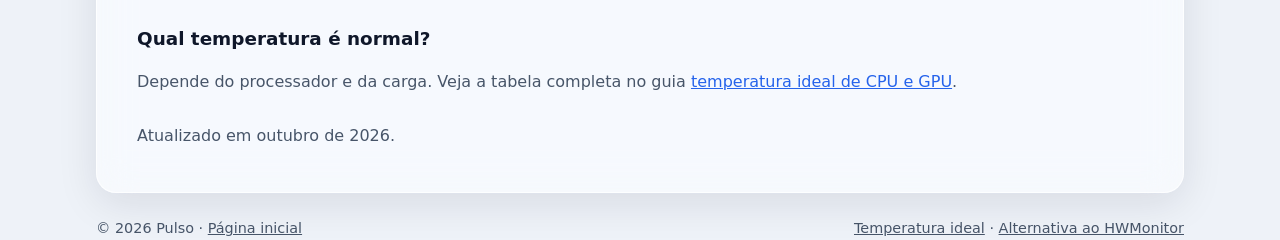
<file: site/guias/temperatura-cpu-windows-11/index.html>
<!doctype html>
<html lang="pt-BR">
<head>
  <meta charset="utf-8">
  <meta name="viewport" content="width=device-width, initial-scale=1">
  <title>Como ver a temperatura da CPU no Windows 11 (e 10): 4 jeitos | Pulso</title>
  <meta name="description" content="O Windows 11 não mostra a temperatura do processador. Veja 4 formas de conferir a temperatura da CPU e da GPU: Gerenciador de Tarefas, BIOS, PowerShell e um widget gratuito sempre na tela.">
  <link rel="canonical" href="https://ferbdev.github.io/pulso/guias/temperatura-cpu-windows-11/">
  <link rel="icon" href="../../assets/favicon.svg" type="image/svg+xml">
  <meta name="theme-color" content="#eef2f8" media="(prefers-color-scheme: light)">
  <meta name="theme-color" content="#0b0e14" media="(prefers-color-scheme: dark)">
  <meta property="og:type" content="article">
  <meta property="og:site_name" content="Pulso">
  <meta property="og:locale" content="pt_BR">
  <meta property="og:url" content="https://ferbdev.github.io/pulso/guias/temperatura-cpu-windows-11/">
  <meta property="og:title" content="Como ver a temperatura da CPU no Windows 11">
  <meta property="og:description" content="4 formas de conferir a temperatura do processador e da placa de vídeo no Windows 11 e 10.">
  <meta property="og:image" content="https://ferbdev.github.io/pulso/assets/og.png">
  <meta name="twitter:card" content="summary_large_image">
  <link rel="stylesheet" href="../../assets/styles.css">

  <script type="application/ld+json">
  {
    "@context": "https://schema.org",
    "@type": "Article",
    "headline": "Como ver a temperatura da CPU no Windows 11 (e 10)",
    "description": "Quatro formas de conferir a temperatura do processador e da placa de vídeo no Windows 11 e 10.",
    "inLanguage": "pt-BR",
    "datePublished": "2026-10-12",
    "dateModified": "2026-10-12",
    "author": { "@type": "Person", "name": "ferbdev", "url": "https://github.com/ferbdev" },
    "publisher": { "@type": "Organization", "name": "Pulso", "logo": { "@type": "ImageObject", "url": "https://ferbdev.github.io/pulso/assets/og.png" } },
    "image": "https://ferbdev.github.io/pulso/assets/og.png",
    "mainEntityOfPage": "https://ferbdev.github.io/pulso/guias/temperatura-cpu-windows-11/"
  }
  </script>
  <script type="application/ld+json">
  {
    "@context": "https://schema.org",
    "@type": "BreadcrumbList",
    "itemListElement": [
      { "@type": "ListItem", "position": 1, "name": "Pulso", "item": "https://ferbdev.github.io/pulso/" },
      { "@type": "ListItem", "position": 2, "name": "Como ver a temperatura da CPU no Windows 11", "item": "https://ferbdev.github.io/pulso/guias/temperatura-cpu-windows-11/" }
    ]
  }
  </script>
  <script type="application/ld+json">
  {
    "@context": "https://schema.org",
    "@type": "FAQPage",
    "mainEntity": [
      {
        "@type": "Question",
        "name": "O Windows 11 mostra a temperatura da CPU?",
        "acceptedAnswer": { "@type": "Answer", "text": "Não. O Gerenciador de Tarefas do Windows 11 mostra a temperatura da GPU dedicada, mas não a do processador. Para ver a temperatura da CPU é preciso entrar na BIOS ou usar um programa como o Pulso, o HWMonitor ou o LibreHardwareMonitor." }
      },
      {
        "@type": "Question",
        "name": "Por que programas de temperatura pedem administrador?",
        "acceptedAnswer": { "@type": "Answer", "text": "O sensor de temperatura fica dentro do processador e só pode ser lido com acesso de baixo nível ao hardware, o que no Windows exige permissão de administrador e um driver." }
      },
      {
        "@type": "Question",
        "name": "O comando do PowerShell mostra a temperatura real da CPU?",
        "acceptedAnswer": { "@type": "Answer", "text": "Nem sempre. A classe MSAcpi_ThermalZoneTemperature lê uma zona térmica do ACPI definida pelo fabricante, que muitas vezes não é o sensor do processador, fica parada no mesmo valor ou nem existe no PC." }
      }
    ]
  }
  </script>
</head>
<body>
  <div class="backdrop" aria-hidden="true"><span></span><span></span><span></span></div>

  <nav class="nav glass" aria-label="Principal">
    <a class="brand" href="../../" aria-label="Pulso, página inicial">
      <img src="../../assets/favicon.svg" alt="" width="28" height="28">
      Pulso
    </a>
    <ul class="nav-links">
      <li class="keep"><a href="../../">Baixar o Pulso</a></li>
    </ul>
  </nav>

  <main class="container policy">
    <article class="glass policy-card">
      <h1>Como ver a temperatura da CPU no Windows 11 (e 10)</h1>
      <p>
        O Windows tem um monitor de desempenho completo no Gerenciador de Tarefas, mas <strong>não mostra a temperatura
        do processador</strong>. Abaixo estão quatro formas de conferir, da mais rápida à mais completa. Todas funcionam
        no Windows 11 e no Windows 10.
      </p>

      <h2>1. Gerenciador de Tarefas (só a GPU)</h2>
      <p>
        Pressione <kbd>Ctrl</kbd> + <kbd>Shift</kbd> + <kbd>Esc</kbd>, abra a aba <strong>Desempenho</strong> e clique na sua
        placa de vídeo (GPU). A temperatura aparece embaixo do gráfico. Isso funciona com placas de vídeo dedicadas e drivers
        atualizados. A temperatura da CPU, porém, não aparece em lugar nenhum do Gerenciador de Tarefas.
      </p>

      <h2>2. BIOS ou UEFI</h2>
      <p>
        Reinicie o PC e pressione a tecla de configuração logo ao ligar (geralmente <kbd>Del</kbd>, <kbd>F2</kbd> ou
        <kbd>F10</kbd>, conforme o fabricante). A maioria das placas-mãe mostra a temperatura da CPU na tela inicial ou na
        seção de monitoramento (“PC Health”, “Hardware Monitor”). A limitação é que você só vê a temperatura com o
        computador parado na BIOS, nunca enquanto joga ou trabalha.
      </p>

      <h2>3. PowerShell</h2>
      <p>Abra o PowerShell como administrador e rode:</p>
      <p><code>Get-CimInstance -Namespace root/wmi -ClassName MSAcpi_ThermalZoneTemperature | ForEach-Object { $_.CurrentTemperature / 10 - 273.15 }</code></p>
      <p>
        O resultado vem em graus Celsius, mas use com cautela: esse comando lê uma “zona térmica” definida pelo fabricante,
        que muitas vezes <strong>não é o sensor do processador</strong>, fica parada no mesmo valor ou simplesmente não existe
        no seu PC (o comando então dá erro).
      </p>

      <h2>4. Um monitor de temperatura (o jeito mais confiável)</h2>
      <p>
        Programas de monitoramento leem os sensores internos do processador, da placa de vídeo e dos discos, em tempo real.
        As opções gratuitas mais conhecidas são:
      </p>
      <ul>
        <li><strong>Pulso</strong>: widget flutuante que fica sempre à vista, com temperatura e uso de CPU, GPU, RAM e discos. Portátil (um único arquivo) e open source.</li>
        <li><strong>HWMonitor</strong>: janela com a lista completa de sensores, incluindo voltagens e ventoinhas.</li>
        <li><strong>LibreHardwareMonitor</strong>: open source, também com todos os sensores. O Pulso usa a biblioteca dele por baixo.</li>
      </ul>

      <h3>Com o Pulso, em três passos</h3>
      <ol>
        <li>Baixe o <code>Pulso.exe</code> na página inicial. Não precisa instalar.</li>
        <li>Abra o arquivo e confirme a permissão de administrador. Ela é necessária porque o sensor fica dentro do processador.</li>
        <li>Se o widget pedir, clique em <strong>Instalar driver</strong>. A temperatura da CPU aparece em seguida, com cor verde, amarela ou vermelha conforme a faixa.</li>
      </ol>
      <div class="cta" style="margin: 20px 0 8px;">
        <a class="btn btn-primary" href="https://github.com/ferbdev/pulso/releases/latest/download/Pulso.exe" data-action="download">Baixar Pulso.exe</a>
        <a class="btn btn-ghost" href="../temperatura-ideal-cpu-gpu/">Qual é a temperatura ideal?</a>
      </div>

      <h2>Perguntas frequentes</h2>
      <h3>O Windows 11 mostra a temperatura da CPU?</h3>
      <p>Não. Ele mostra a da GPU dedicada no Gerenciador de Tarefas, mas a do processador só aparece na BIOS ou em programas de monitoramento.</p>
      <h3>Por que esses programas pedem administrador?</h3>
      <p>O sensor fica dentro do processador e só pode ser lido com acesso de baixo nível ao hardware, o que no Windows exige permissão de administrador e um driver.</p>
      <h3>Qual temperatura é normal?</h3>
      <p>Depende do processador e da carga. Veja a tabela completa no guia <a href="../temperatura-ideal-cpu-gpu/">temperatura ideal de CPU e GPU</a>.</p>

      <p style="margin-top: 28px;">Atualizado em outubro de 2026.</p>
    </article>
  </main>

  <footer class="container">
    <div class="row">
      <span>© 2026 Pulso · <a href="../../">Página inicial</a></span>
      <span><a href="../temperatura-ideal-cpu-gpu/">Temperatura ideal</a> · <a href="../alternativa-hwmonitor/">Alternativa ao HWMonitor</a></span>
    </div>
  </footer>

  <script src="../../assets/app.js" defer></script>
</body>
</html>
</file>
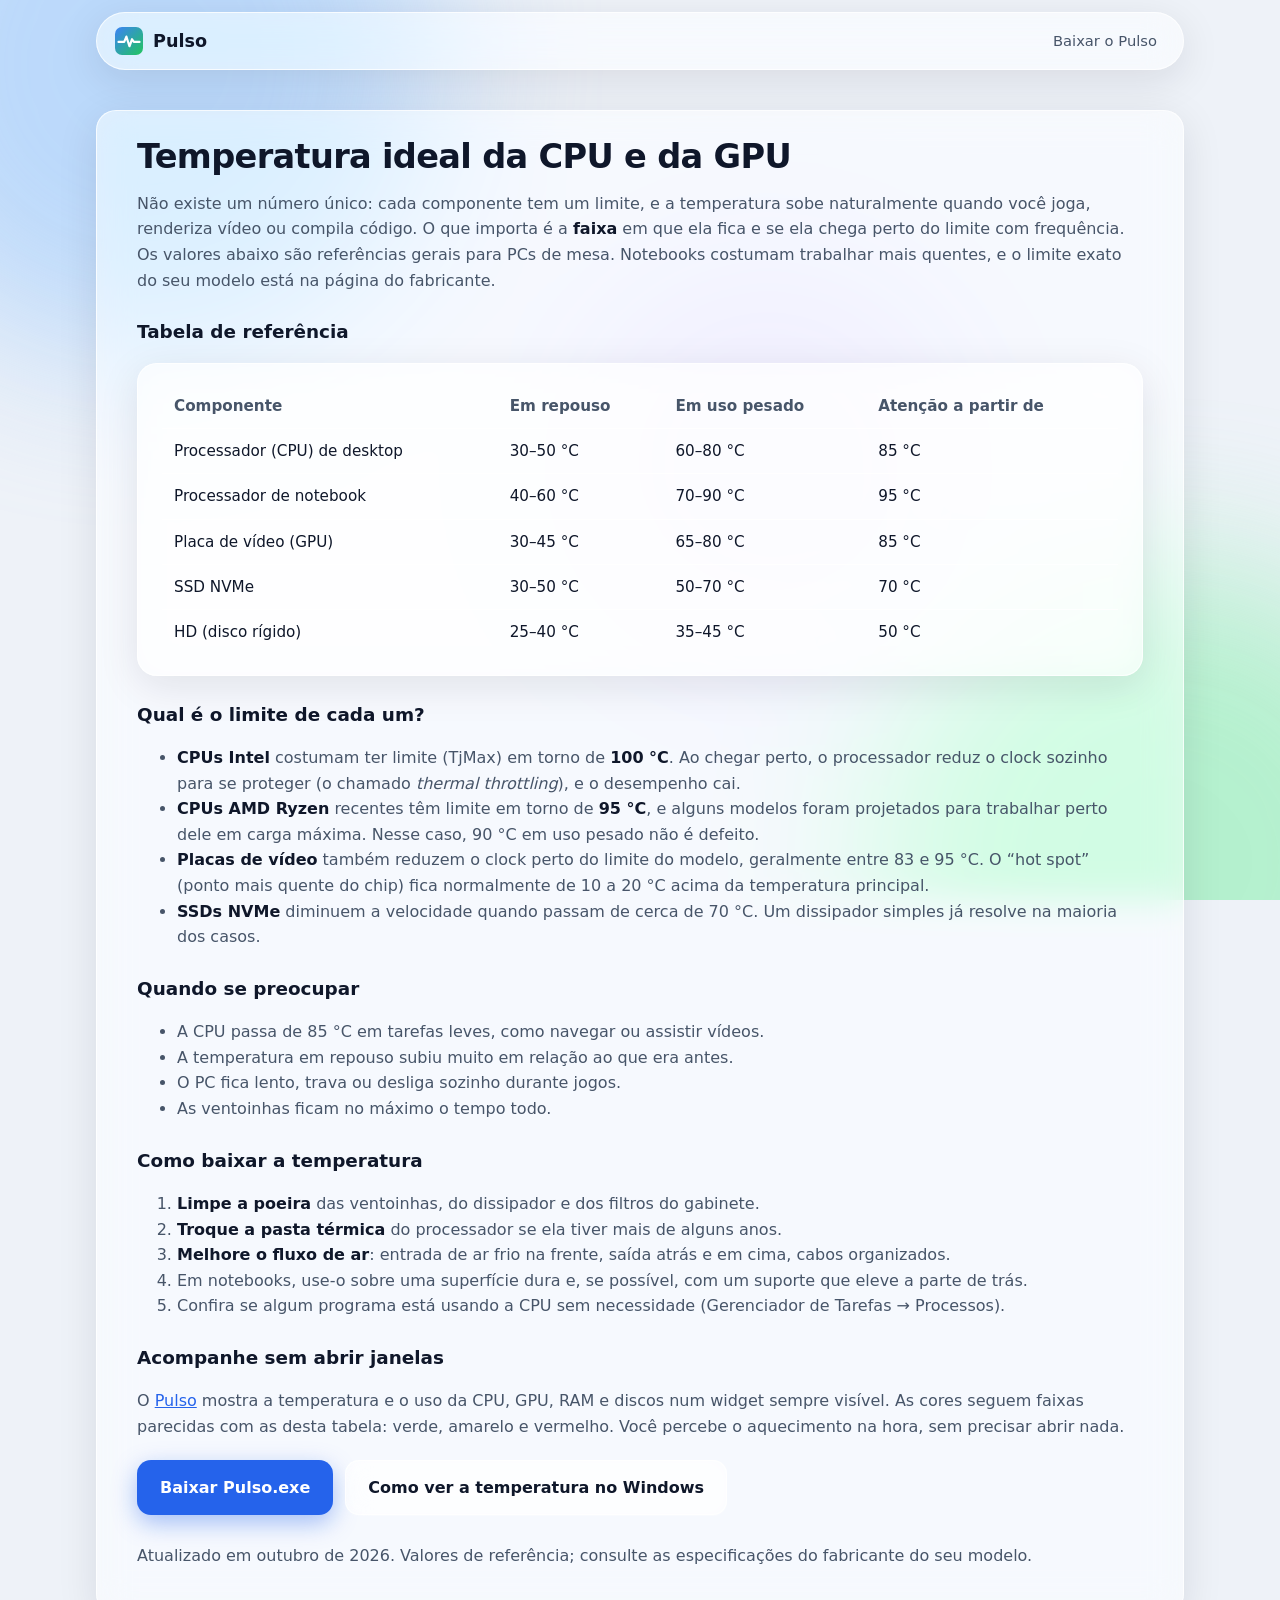
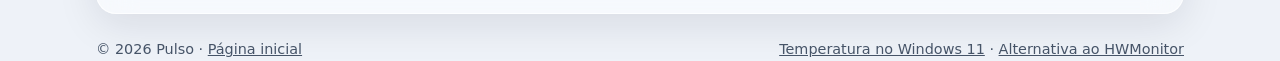
<file: site/guias/temperatura-ideal-cpu-gpu/index.html>
<!doctype html>
<html lang="pt-BR">
<head>
  <meta charset="utf-8">
  <meta name="viewport" content="width=device-width, initial-scale=1">
  <title>Temperatura ideal da CPU e da GPU: tabela e quando se preocupar | Pulso</title>
  <meta name="description" content="Qual a temperatura normal do processador, da placa de vídeo e do SSD? Tabela com faixas em repouso e em carga, limites de cada componente e dicas para baixar a temperatura do PC.">
  <link rel="canonical" href="https://ferbdev.github.io/pulso/guias/temperatura-ideal-cpu-gpu/">
  <link rel="icon" href="../../assets/favicon.svg" type="image/svg+xml">
  <meta name="theme-color" content="#eef2f8" media="(prefers-color-scheme: light)">
  <meta name="theme-color" content="#0b0e14" media="(prefers-color-scheme: dark)">
  <meta property="og:type" content="article">
  <meta property="og:site_name" content="Pulso">
  <meta property="og:locale" content="pt_BR">
  <meta property="og:url" content="https://ferbdev.github.io/pulso/guias/temperatura-ideal-cpu-gpu/">
  <meta property="og:title" content="Temperatura ideal da CPU e da GPU">
  <meta property="og:description" content="Tabela de temperaturas normais de processador, placa de vídeo e discos, e quando se preocupar.">
  <meta property="og:image" content="https://ferbdev.github.io/pulso/assets/og.png">
  <meta name="twitter:card" content="summary_large_image">
  <link rel="stylesheet" href="../../assets/styles.css">

  <script type="application/ld+json">
  {
    "@context": "https://schema.org",
    "@type": "Article",
    "headline": "Temperatura ideal da CPU e da GPU: tabela e quando se preocupar",
    "description": "Faixas de temperatura normais para processador, placa de vídeo e discos, limites e dicas para reduzir a temperatura.",
    "inLanguage": "pt-BR",
    "datePublished": "2026-10-12",
    "dateModified": "2026-10-12",
    "author": { "@type": "Person", "name": "ferbdev", "url": "https://github.com/ferbdev" },
    "publisher": { "@type": "Organization", "name": "Pulso", "logo": { "@type": "ImageObject", "url": "https://ferbdev.github.io/pulso/assets/og.png" } },
    "image": "https://ferbdev.github.io/pulso/assets/og.png",
    "mainEntityOfPage": "https://ferbdev.github.io/pulso/guias/temperatura-ideal-cpu-gpu/"
  }
  </script>
  <script type="application/ld+json">
  {
    "@context": "https://schema.org",
    "@type": "BreadcrumbList",
    "itemListElement": [
      { "@type": "ListItem", "position": 1, "name": "Pulso", "item": "https://ferbdev.github.io/pulso/" },
      { "@type": "ListItem", "position": 2, "name": "Temperatura ideal da CPU e da GPU", "item": "https://ferbdev.github.io/pulso/guias/temperatura-ideal-cpu-gpu/" }
    ]
  }
  </script>
</head>
<body>
  <div class="backdrop" aria-hidden="true"><span></span><span></span><span></span></div>

  <nav class="nav glass" aria-label="Principal">
    <a class="brand" href="../../" aria-label="Pulso, página inicial">
      <img src="../../assets/favicon.svg" alt="" width="28" height="28">
      Pulso
    </a>
    <ul class="nav-links">
      <li class="keep"><a href="../../">Baixar o Pulso</a></li>
    </ul>
  </nav>

  <main class="container policy">
    <article class="glass policy-card">
      <h1>Temperatura ideal da CPU e da GPU</h1>
      <p>
        Não existe um número único: cada componente tem um limite, e a temperatura sobe naturalmente quando você joga,
        renderiza vídeo ou compila código. O que importa é a <strong>faixa</strong> em que ela fica e se ela chega perto do
        limite com frequência. Os valores abaixo são referências gerais para PCs de mesa. Notebooks costumam trabalhar mais
        quentes, e o limite exato do seu modelo está na página do fabricante.
      </p>

      <h2>Tabela de referência</h2>
      <div class="compat glass">
        <table>
          <caption class="sr-only">Faixas de temperatura de referência por componente</caption>
          <thead>
            <tr><th scope="col">Componente</th><th scope="col">Em repouso</th><th scope="col">Em uso pesado</th><th scope="col">Atenção a partir de</th></tr>
          </thead>
          <tbody>
            <tr><td>Processador (CPU) de desktop</td><td>30–50 °C</td><td>60–80 °C</td><td>85 °C</td></tr>
            <tr><td>Processador de notebook</td><td>40–60 °C</td><td>70–90 °C</td><td>95 °C</td></tr>
            <tr><td>Placa de vídeo (GPU)</td><td>30–45 °C</td><td>65–80 °C</td><td>85 °C</td></tr>
            <tr><td>SSD NVMe</td><td>30–50 °C</td><td>50–70 °C</td><td>70 °C</td></tr>
            <tr><td>HD (disco rígido)</td><td>25–40 °C</td><td>35–45 °C</td><td>50 °C</td></tr>
          </tbody>
        </table>
      </div>

      <h2>Qual é o limite de cada um?</h2>
      <ul>
        <li><strong>CPUs Intel</strong> costumam ter limite (TjMax) em torno de <strong>100 °C</strong>. Ao chegar perto, o processador reduz o clock sozinho para se proteger (o chamado <em>thermal throttling</em>), e o desempenho cai.</li>
        <li><strong>CPUs AMD Ryzen</strong> recentes têm limite em torno de <strong>95 °C</strong>, e alguns modelos foram projetados para trabalhar perto dele em carga máxima. Nesse caso, 90 °C em uso pesado não é defeito.</li>
        <li><strong>Placas de vídeo</strong> também reduzem o clock perto do limite do modelo, geralmente entre 83 e 95 °C. O “hot spot” (ponto mais quente do chip) fica normalmente de 10 a 20 °C acima da temperatura principal.</li>
        <li><strong>SSDs NVMe</strong> diminuem a velocidade quando passam de cerca de 70 °C. Um dissipador simples já resolve na maioria dos casos.</li>
      </ul>

      <h2>Quando se preocupar</h2>
      <ul>
        <li>A CPU passa de 85 °C em tarefas leves, como navegar ou assistir vídeos.</li>
        <li>A temperatura em repouso subiu muito em relação ao que era antes.</li>
        <li>O PC fica lento, trava ou desliga sozinho durante jogos.</li>
        <li>As ventoinhas ficam no máximo o tempo todo.</li>
      </ul>

      <h2>Como baixar a temperatura</h2>
      <ol>
        <li><strong>Limpe a poeira</strong> das ventoinhas, do dissipador e dos filtros do gabinete.</li>
        <li><strong>Troque a pasta térmica</strong> do processador se ela tiver mais de alguns anos.</li>
        <li><strong>Melhore o fluxo de ar</strong>: entrada de ar frio na frente, saída atrás e em cima, cabos organizados.</li>
        <li>Em notebooks, use-o sobre uma superfície dura e, se possível, com um suporte que eleve a parte de trás.</li>
        <li>Confira se algum programa está usando a CPU sem necessidade (Gerenciador de Tarefas → Processos).</li>
      </ol>

      <h2>Acompanhe sem abrir janelas</h2>
      <p>
        O <a href="../../">Pulso</a> mostra a temperatura e o uso da CPU, GPU, RAM e discos num widget sempre visível. As cores
        seguem faixas parecidas com as desta tabela: verde, amarelo e vermelho. Você percebe o aquecimento na hora, sem precisar
        abrir nada.
      </p>
      <div class="cta" style="margin: 20px 0 8px;">
        <a class="btn btn-primary" href="https://github.com/ferbdev/pulso/releases/latest/download/Pulso.exe" data-action="download">Baixar Pulso.exe</a>
        <a class="btn btn-ghost" href="../temperatura-cpu-windows-11/">Como ver a temperatura no Windows</a>
      </div>

      <p style="margin-top: 28px;">Atualizado em outubro de 2026. Valores de referência; consulte as especificações do fabricante do seu modelo.</p>
    </article>
  </main>

  <footer class="container">
    <div class="row">
      <span>© 2026 Pulso · <a href="../../">Página inicial</a></span>
      <span><a href="../temperatura-cpu-windows-11/">Temperatura no Windows 11</a> · <a href="../alternativa-hwmonitor/">Alternativa ao HWMonitor</a></span>
    </div>
  </footer>

  <script src="../../assets/app.js" defer></script>
</body>
</html>
</file>
<file: site/assets/styles.css>
:root {
  --bg: #eef2f8;
  --text: #0f172a;
  --muted: #475569;
  --accent: #2563eb;
  --accent-2: #16a34a;
  --accent-contrast: #ffffff;
  --glass: rgba(255, 255, 255, 0.55);
  --glass-strong: rgba(255, 255, 255, 0.72);
  --glass-border: rgba(255, 255, 255, 0.75);
  --shadow: 0 10px 40px rgba(15, 23, 42, 0.10);
  --blob-1: #93c5fd;
  --blob-2: #86efac;
  --blob-3: #c4b5fd;
  --radius: 20px;
  --max: 1120px;
  color-scheme: light;
}

@media (prefers-color-scheme: dark) {
  :root {
    --bg: #0b0e14;
    --text: #f1f5f9;
    --muted: #94a3b8;
    --accent: #60a5fa;
    --accent-2: #4ade80;
    --accent-contrast: #0b0e14;
    --glass: rgba(24, 28, 37, 0.55);
    --glass-strong: rgba(24, 28, 37, 0.75);
    --glass-border: rgba(255, 255, 255, 0.08);
    --shadow: 0 10px 40px rgba(0, 0, 0, 0.45);
    --blob-1: #1d4ed8;
    --blob-2: #15803d;
    --blob-3: #6d28d9;
    color-scheme: dark;
  }
}

* { box-sizing: border-box; }

html { scroll-behavior: smooth; }

body {
  margin: 0;
  min-height: 100vh;
  background: var(--bg);
  color: var(--text);
  font-family: "Segoe UI Variable Text", "Segoe UI", system-ui, -apple-system, Roboto, "Helvetica Neue", Arial, sans-serif;
  line-height: 1.6;
  -webkit-font-smoothing: antialiased;
  overflow-x: hidden;
}

/* Manchas de cor desfocadas atrás do vidro */
.backdrop {
  position: fixed;
  inset: 0;
  z-index: -1;
  overflow: hidden;
  pointer-events: none;
}
.backdrop span {
  position: absolute;
  width: 46vmax;
  height: 46vmax;
  border-radius: 50%;
  filter: blur(80px);
  opacity: 0.55;
}
.backdrop span:nth-child(1) { background: var(--blob-1); top: -18vmax; left: -12vmax; }
.backdrop span:nth-child(2) { background: var(--blob-2); bottom: -20vmax; right: -14vmax; }
.backdrop span:nth-child(3) { background: var(--blob-3); top: 30%; left: 45%; width: 30vmax; height: 30vmax; opacity: 0.35; }

.glass {
  background: var(--glass);
  border: 1px solid var(--glass-border);
  border-radius: var(--radius);
  box-shadow: var(--shadow);
  -webkit-backdrop-filter: blur(18px) saturate(160%);
  backdrop-filter: blur(18px) saturate(160%);
}

.container {
  width: 100%;
  max-width: var(--max);
  margin: 0 auto;
  padding: 0 16px;
}

a { color: var(--accent); }

/* Navegação */
.nav {
  position: sticky;
  top: 12px;
  z-index: 10;
  margin: 12px auto 0;
  max-width: calc(var(--max) - 32px);
  width: calc(100% - 32px);
  display: flex;
  align-items: center;
  justify-content: space-between;
  gap: 12px;
  padding: 10px 14px 10px 18px;
  border-radius: 999px;
}
.brand {
  display: flex;
  align-items: center;
  gap: 10px;
  font-weight: 700;
  font-size: 1.1rem;
  color: var(--text);
  text-decoration: none;
}
.brand img { width: 28px; height: 28px; }
.nav-links {
  display: flex;
  align-items: center;
  gap: 4px;
  list-style: none;
  margin: 0;
  padding: 0;
}
.nav-links a {
  display: block;
  padding: 6px 12px;
  border-radius: 999px;
  color: var(--muted);
  text-decoration: none;
  font-size: 0.92rem;
}
.nav-links a:hover { color: var(--text); background: var(--glass-strong); }
.nav-links .lang { border: 1px solid var(--glass-border); color: var(--text); }

/* Hero */
.hero {
  display: grid;
  grid-template-columns: 1.1fr 0.9fr;
  align-items: center;
  gap: 48px;
  padding: 88px 0 64px;
}
.eyebrow {
  display: inline-flex;
  align-items: center;
  gap: 8px;
  padding: 6px 14px;
  border-radius: 999px;
  font-size: 0.85rem;
  color: var(--muted);
}
.eyebrow .dot {
  width: 8px;
  height: 8px;
  border-radius: 50%;
  background: var(--accent-2);
  box-shadow: 0 0 0 0 var(--accent-2);
  animation: beat 1.6s ease-out infinite;
}
h1 {
  font-size: clamp(2.2rem, 5vw, 3.6rem);
  line-height: 1.08;
  letter-spacing: -0.03em;
  margin: 18px 0 16px;
}
h1 .grad {
  background: linear-gradient(90deg, var(--accent), var(--accent-2));
  -webkit-background-clip: text;
  background-clip: text;
  color: transparent;
}
.lead {
  font-size: 1.15rem;
  color: var(--muted);
  max-width: 34em;
  margin: 0 0 28px;
}
.cta {
  display: flex;
  flex-wrap: wrap;
  gap: 12px;
  align-items: center;
}
.btn {
  display: inline-flex;
  align-items: center;
  gap: 10px;
  padding: 14px 22px;
  border-radius: 14px;
  border: 1px solid transparent;
  font: inherit;
  font-weight: 600;
  font-size: 1rem;
  text-decoration: none;
  cursor: pointer;
  transition: transform 0.15s ease, box-shadow 0.15s ease, background 0.15s ease;
}
.btn svg { width: 20px; height: 20px; flex: none; }
.btn-primary {
  background: var(--accent);
  color: var(--accent-contrast);
  box-shadow: 0 8px 24px color-mix(in srgb, var(--accent) 40%, transparent);
}
.btn-primary:hover { transform: translateY(-1px); }
.btn-primary:disabled { opacity: 0.5; cursor: not-allowed; transform: none; }
.btn-ghost {
  background: var(--glass);
  border-color: var(--glass-border);
  color: var(--text);
  -webkit-backdrop-filter: blur(12px);
  backdrop-filter: blur(12px);
}
.btn-ghost:hover { background: var(--glass-strong); }
.btn:focus-visible { outline: 3px solid color-mix(in srgb, var(--accent) 50%, transparent); outline-offset: 2px; }
.meta {
  margin-top: 16px;
  font-size: 0.88rem;
  color: var(--muted);
}

.showcase {
  position: relative;
  display: grid;
  place-items: center;
  padding: 36px;
}
.showcase img {
  width: 100%;
  max-width: 300px;
  height: auto;
  filter: drop-shadow(0 24px 48px rgba(0, 0, 0, 0.35));
  animation: float 6s ease-in-out infinite;
}
.pulse-line {
  position: absolute;
  inset: auto 0 18% 0;
  width: 100%;
  height: 80px;
  opacity: 0.35;
  z-index: -1;
}
.pulse-line path {
  fill: none;
  stroke: var(--accent-2);
  stroke-width: 3;
  stroke-linecap: round;
  stroke-linejoin: round;
  stroke-dasharray: 900;
  stroke-dashoffset: 900;
  animation: trace 3.2s ease-in-out infinite;
}

/* Seções */
section { padding: 56px 0; }
.section-title {
  font-size: clamp(1.6rem, 3vw, 2.2rem);
  letter-spacing: -0.02em;
  margin: 0 0 8px;
}
.section-sub { color: var(--muted); margin: 0 0 32px; max-width: 40em; }

.features {
  display: grid;
  grid-template-columns: repeat(3, 1fr);
  gap: 16px;
  list-style: none;
  padding: 0;
  margin: 0;
}
.feature { padding: 24px; }
.feature .icon {
  display: grid;
  place-items: center;
  width: 44px;
  height: 44px;
  border-radius: 12px;
  background: color-mix(in srgb, var(--accent) 14%, transparent);
  color: var(--accent);
  margin-bottom: 14px;
}
.feature .icon svg { width: 22px; height: 22px; }
.feature h3 { margin: 0 0 6px; font-size: 1.08rem; }
.feature p { margin: 0; color: var(--muted); font-size: 0.96rem; }

.steps {
  display: grid;
  grid-template-columns: repeat(3, 1fr);
  gap: 16px;
  counter-reset: step;
  list-style: none;
  padding: 0;
  margin: 0;
}
.step { padding: 24px; position: relative; }
.step::before {
  counter-increment: step;
  content: counter(step);
  display: grid;
  place-items: center;
  width: 32px;
  height: 32px;
  border-radius: 50%;
  background: var(--accent);
  color: var(--accent-contrast);
  font-weight: 700;
  margin-bottom: 12px;
}
.step h3 { margin: 0 0 6px; font-size: 1.05rem; }
.step p { margin: 0; color: var(--muted); font-size: 0.96rem; }

.compat {
  margin-top: 16px;
  padding: 20px 24px;
  overflow-x: auto;
}
.compat table { width: 100%; border-collapse: collapse; font-size: 0.95rem; }
.compat th, .compat td { text-align: left; padding: 10px 12px; border-bottom: 1px solid var(--glass-border); }
.compat th { color: var(--muted); font-weight: 600; }
.compat tr:last-child td { border-bottom: 0; }
.yes { color: var(--accent-2); font-weight: 700; }
.no { color: var(--muted); }

.faq { display: grid; gap: 12px; max-width: 820px; }
.faq details { padding: 4px 22px; }
.faq summary {
  cursor: pointer;
  padding: 16px 0;
  font-weight: 600;
  list-style: none;
  display: flex;
  justify-content: space-between;
  gap: 16px;
}
.faq summary::-webkit-details-marker { display: none; }
.faq summary::after { content: "+"; color: var(--muted); font-size: 1.3rem; line-height: 1; }
.faq details[open] summary::after { content: "−"; }
.faq details p { margin: 0 0 16px; color: var(--muted); }

.final-cta {
  text-align: center;
  padding: 48px 24px;
}
.final-cta .cta { justify-content: center; }

footer {
  padding: 32px 0 48px;
  color: var(--muted);
  font-size: 0.9rem;
}
footer .row { display: flex; flex-wrap: wrap; justify-content: space-between; gap: 12px; }
footer a { color: var(--muted); }

/* Aviso após o download */
.toast {
  position: fixed;
  left: 50%;
  bottom: 24px;
  z-index: 20;
  width: min(520px, calc(100% - 32px));
  transform: translate(-50%, calc(100% + 32px));
  visibility: hidden;
  padding: 18px 20px;
  transition: transform 0.35s cubic-bezier(.2, .9, .3, 1.2), visibility 0s linear 0.35s;
  background: var(--glass-strong);
}
.toast.show {
  transform: translate(-50%, 0);
  visibility: visible;
  transition: transform 0.35s cubic-bezier(.2, .9, .3, 1.2);
}
.toast h4 { margin: 0 0 6px; font-size: 1rem; }
.toast p { margin: 0; color: var(--muted); font-size: 0.92rem; }
.toast ol { margin: 8px 0 0; padding-left: 20px; color: var(--muted); font-size: 0.92rem; }
.toast button {
  position: absolute;
  top: 8px;
  right: 10px;
  border: 0;
  background: none;
  color: var(--muted);
  font-size: 1.3rem;
  cursor: pointer;
}

.sr-only {
  position: absolute;
  width: 1px;
  height: 1px;
  padding: 0;
  margin: -1px;
  overflow: hidden;
  clip: rect(0, 0, 0, 0);
  border: 0;
}

/* Guia pós-download: seta para a área de downloads do navegador (canto superior direito) */
.download-guide {
  position: fixed;
  top: 0;
  right: 0;
  z-index: 30;
  width: min(400px, 100%);
  padding: 8px 16px 16px;
  pointer-events: none;
  opacity: 0;
  visibility: hidden;
  transform: translateY(-12px);
  transition: opacity 0.25s ease, transform 0.25s ease, visibility 0s linear 0.25s;
}
.download-guide.show {
  opacity: 1;
  visibility: visible;
  transform: none;
  transition: opacity 0.25s ease, transform 0.25s ease;
}
.guide-arrow {
  display: flex;
  justify-content: flex-end;
  padding-right: 24px;
  color: var(--accent);
}
.guide-arrow svg {
  width: 48px;
  height: 48px;
  filter: drop-shadow(0 4px 12px color-mix(in srgb, var(--accent) 45%, transparent));
  animation: nudge 1.2s ease-in-out infinite;
}
.guide-panel {
  position: relative;
  margin-top: 4px;
  padding: 20px 20px 18px;
  max-height: calc(100vh - 80px);
  overflow-x: hidden;
  overflow-y: auto;
  background: var(--glass-strong);
  pointer-events: auto;
}
.guide-panel h4 { margin: 0 32px 10px 0; font-size: 1.08rem; }
.guide-close {
  position: absolute;
  top: 8px;
  right: 10px;
  border: 0;
  background: none;
  color: var(--muted);
  font-size: 1.4rem;
  line-height: 1;
  cursor: pointer;
}
.guide-notice {
  margin: 0 0 12px;
  padding: 10px 12px;
  border-radius: 12px;
  background: color-mix(in srgb, var(--accent) 12%, transparent);
  font-size: 0.92rem;
}
.guide-steps {
  margin: 0;
  padding-left: 22px;
  display: grid;
  gap: 12px;
  font-size: 0.94rem;
}
.guide-steps li::marker { color: var(--accent); font-weight: 700; }
.guide-hint {
  display: block;
  margin-top: 4px;
  color: var(--muted);
  font-size: 0.86rem;
}
kbd {
  display: inline-block;
  padding: 1px 6px;
  border: 1px solid var(--glass-border);
  border-bottom-width: 2px;
  border-radius: 6px;
  background: var(--glass);
  font-family: inherit;
  font-size: 0.82em;
}
/* Miniatura do aviso do SmartScreen, com "Mais informações" em destaque */
.smartscreen-mock {
  display: grid;
  gap: 6px;
  margin-top: 8px;
  padding: 12px 14px;
  border-radius: 10px;
  background: #0b5ba8;
  color: #fff;
  font-size: 0.82rem;
}
.ss-title { font-size: 0.98rem; }
.ss-more {
  justify-self: start;
  padding: 0 4px;
  border-radius: 4px;
  text-decoration: underline;
  outline: 2px solid #facc15;
  outline-offset: 2px;
  animation: highlight 1.6s ease-in-out infinite;
}
.ss-run {
  justify-self: end;
  padding: 4px 12px;
  border: 2px solid #facc15;
  background: #fff;
  color: #0b0e14;
  font-weight: 600;
}
.guide-next { margin: 14px 0 0; color: var(--muted); font-size: 0.88rem; }
.guide-actions { display: flex; flex-wrap: wrap; gap: 8px; margin-top: 14px; }
.guide-actions .btn { padding: 10px 16px; font-size: 0.92rem; }

/* Página da política de assinatura de código */
.policy { display: grid; gap: 20px; padding-top: 40px; padding-bottom: 24px; }
.policy-card { padding: 28px clamp(20px, 4vw, 40px); }
.policy-card h1, .policy-card .policy-title { margin: 0 0 12px; font-size: clamp(1.6rem, 3vw, 2.1rem); letter-spacing: -0.02em; }
.policy-card h2, .policy-card h3 { margin: 24px 0 8px; font-size: 1.15rem; }
.policy-card p, .policy-card li { color: var(--muted); }
.policy-card strong { color: var(--text); }
.policy-attribution { padding: 10px 14px; border-radius: 12px; background: color-mix(in srgb, var(--accent-2) 12%, transparent); }

@keyframes nudge { 0%, 100% { transform: translate(0, 0); } 50% { transform: translate(6px, -6px); } }
@keyframes highlight { 0%, 100% { outline-color: #facc15; } 50% { outline-color: transparent; } }
@keyframes float { 0%, 100% { transform: translateY(0); } 50% { transform: translateY(-10px); } }
@keyframes trace { 0% { stroke-dashoffset: 900; } 60%, 100% { stroke-dashoffset: 0; } }
@keyframes beat {
  0% { box-shadow: 0 0 0 0 color-mix(in srgb, var(--accent-2) 60%, transparent); }
  100% { box-shadow: 0 0 0 10px transparent; }
}

@media (prefers-reduced-motion: reduce) {
  *, *::before, *::after { animation: none !important; transition: none !important; }
  .pulse-line path { stroke-dashoffset: 0; }
}

@media (max-width: 900px) {
  .hero { grid-template-columns: 1fr; padding: 56px 0 32px; gap: 24px; text-align: center; }
  .lead { margin-left: auto; margin-right: auto; }
  .cta { justify-content: center; }
  .features, .steps { grid-template-columns: 1fr 1fr; }
}

@media (max-width: 640px) {
  .nav-links li:not(.keep) { display: none; }
  .features, .steps { grid-template-columns: 1fr; }
  .btn { width: 100%; justify-content: center; }
}
</file>
